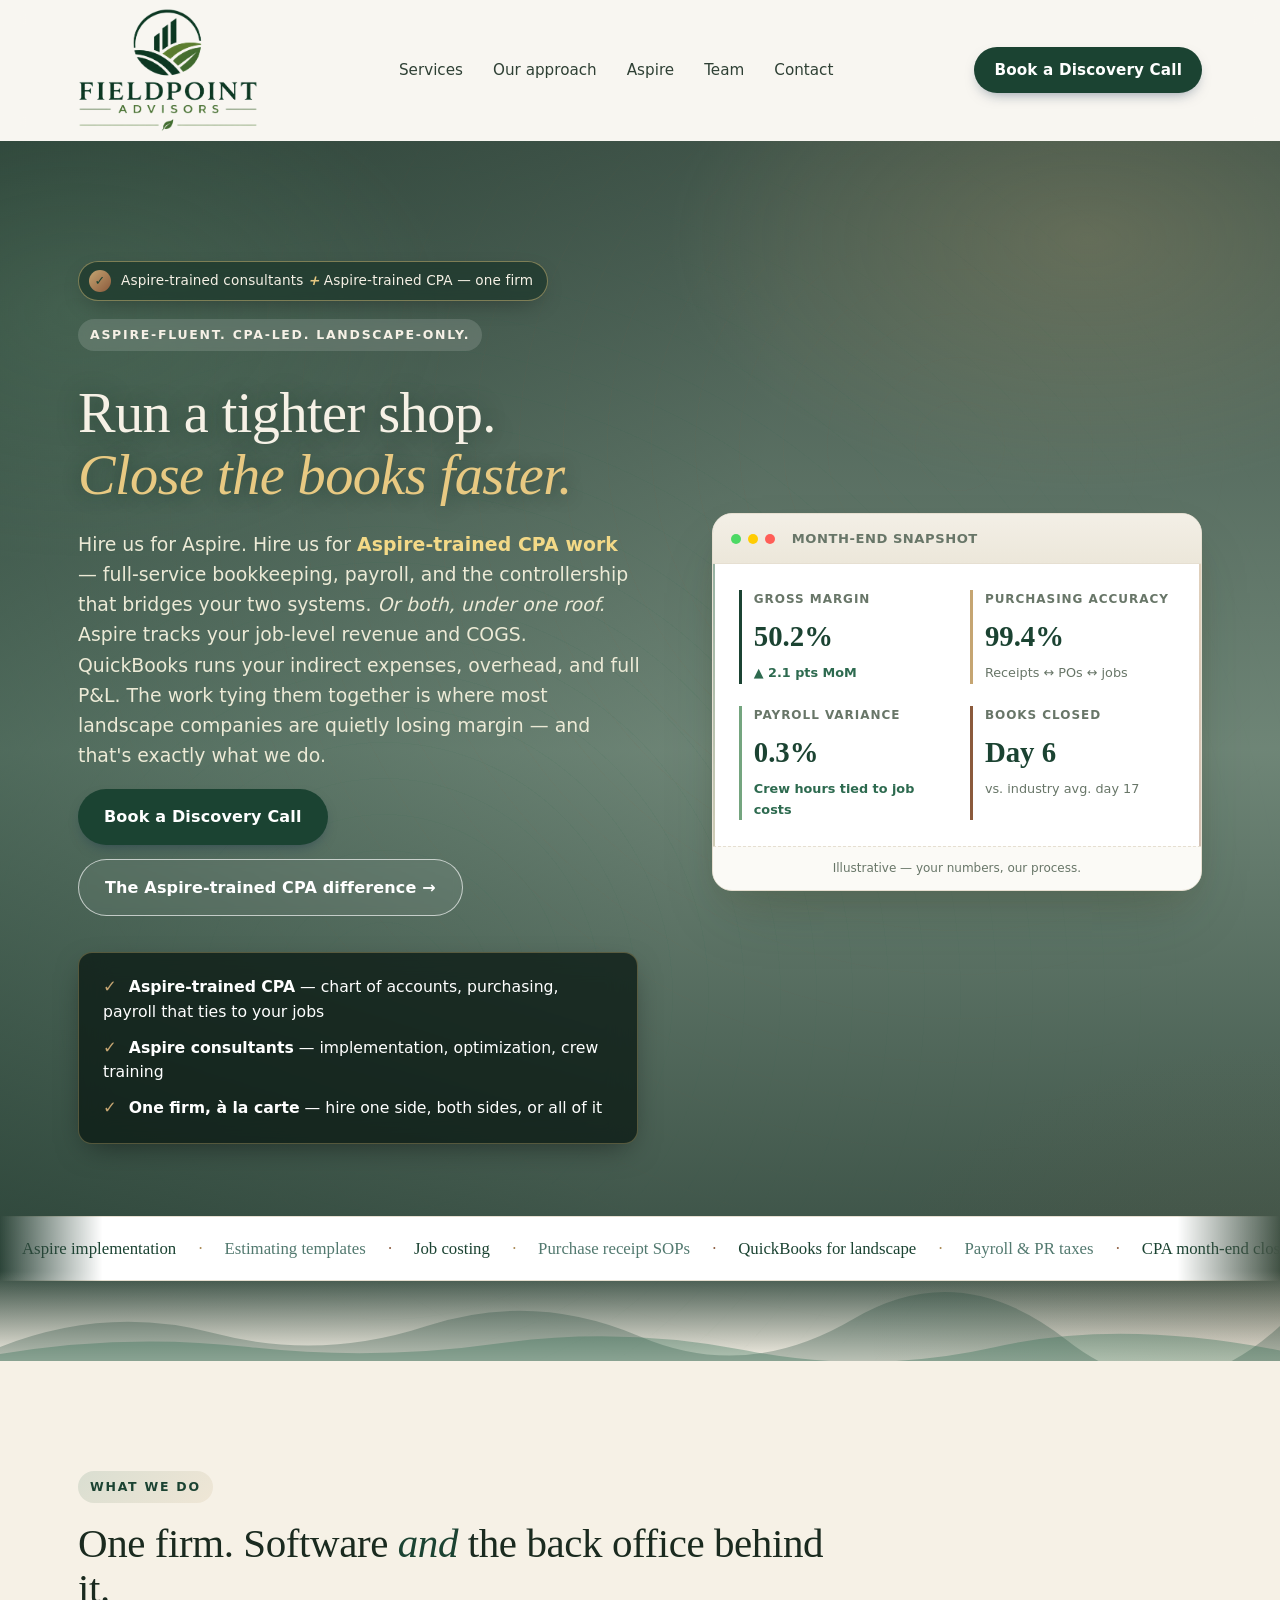
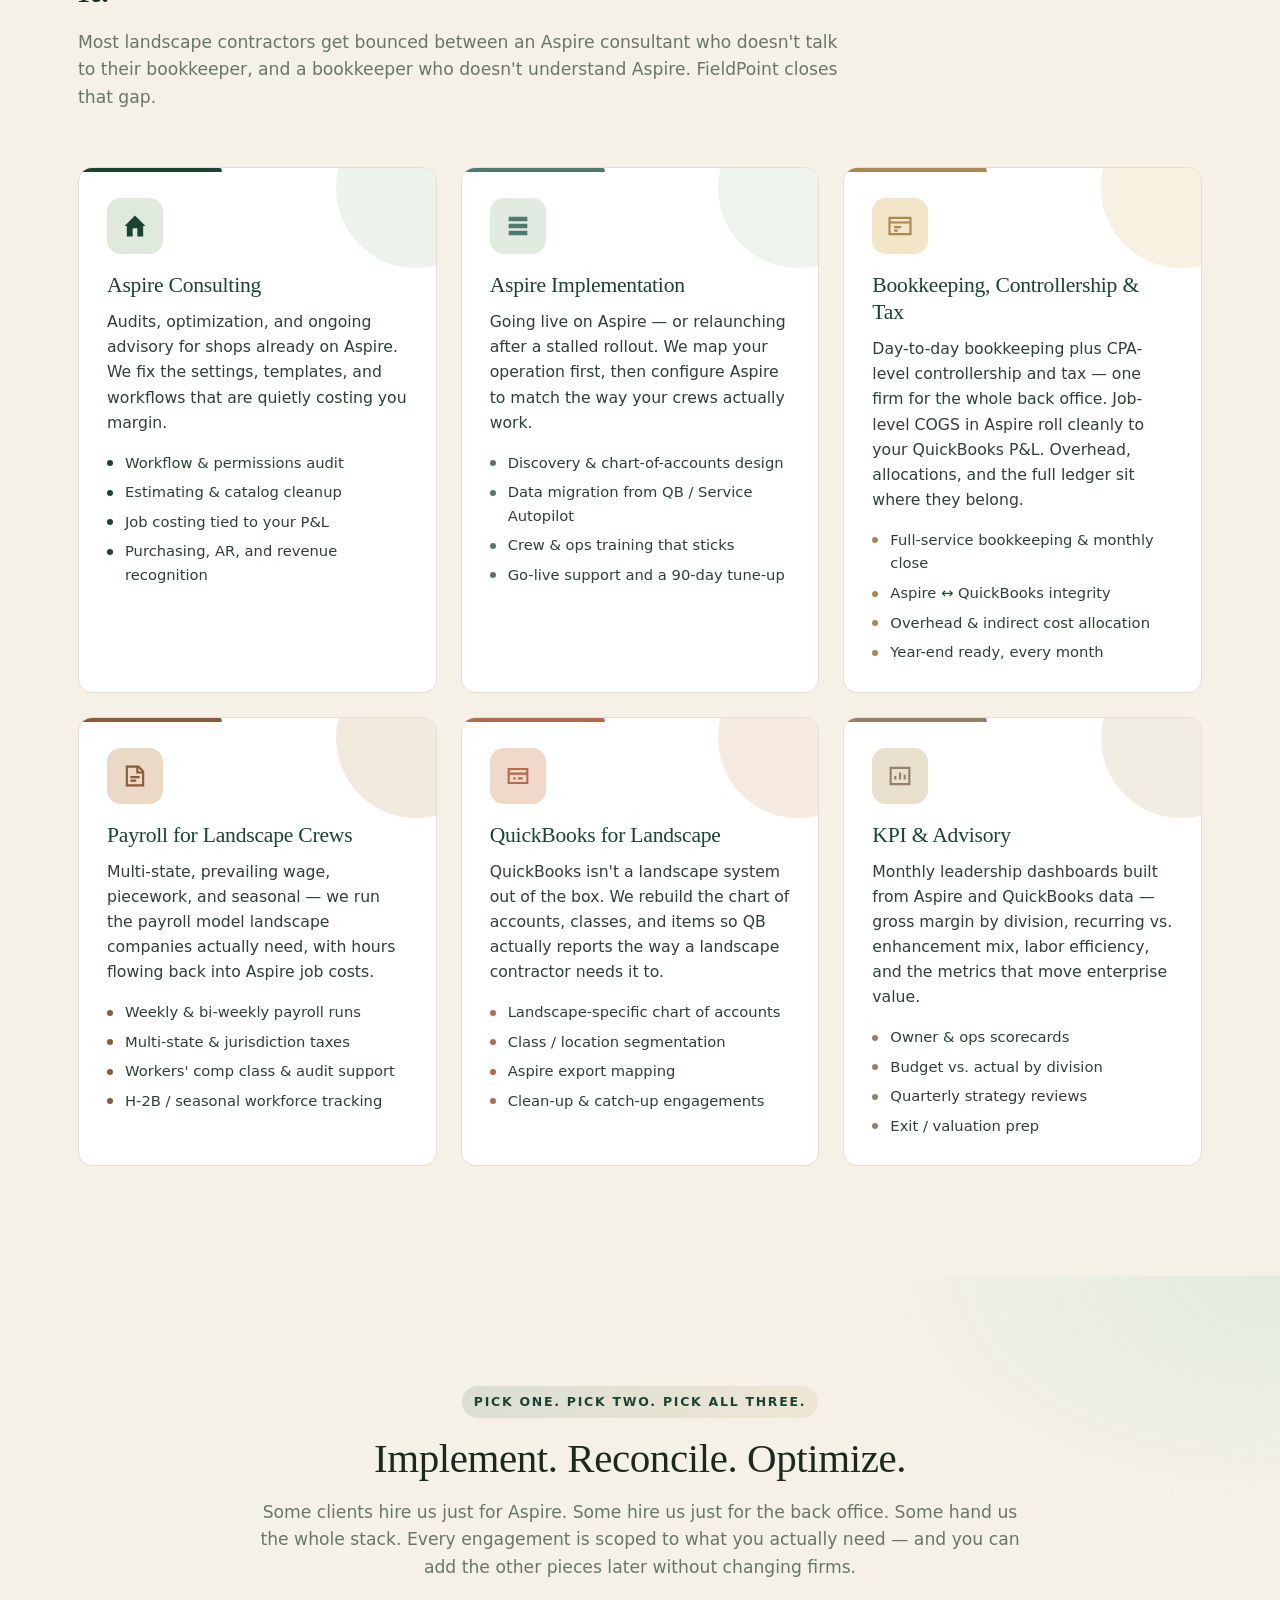
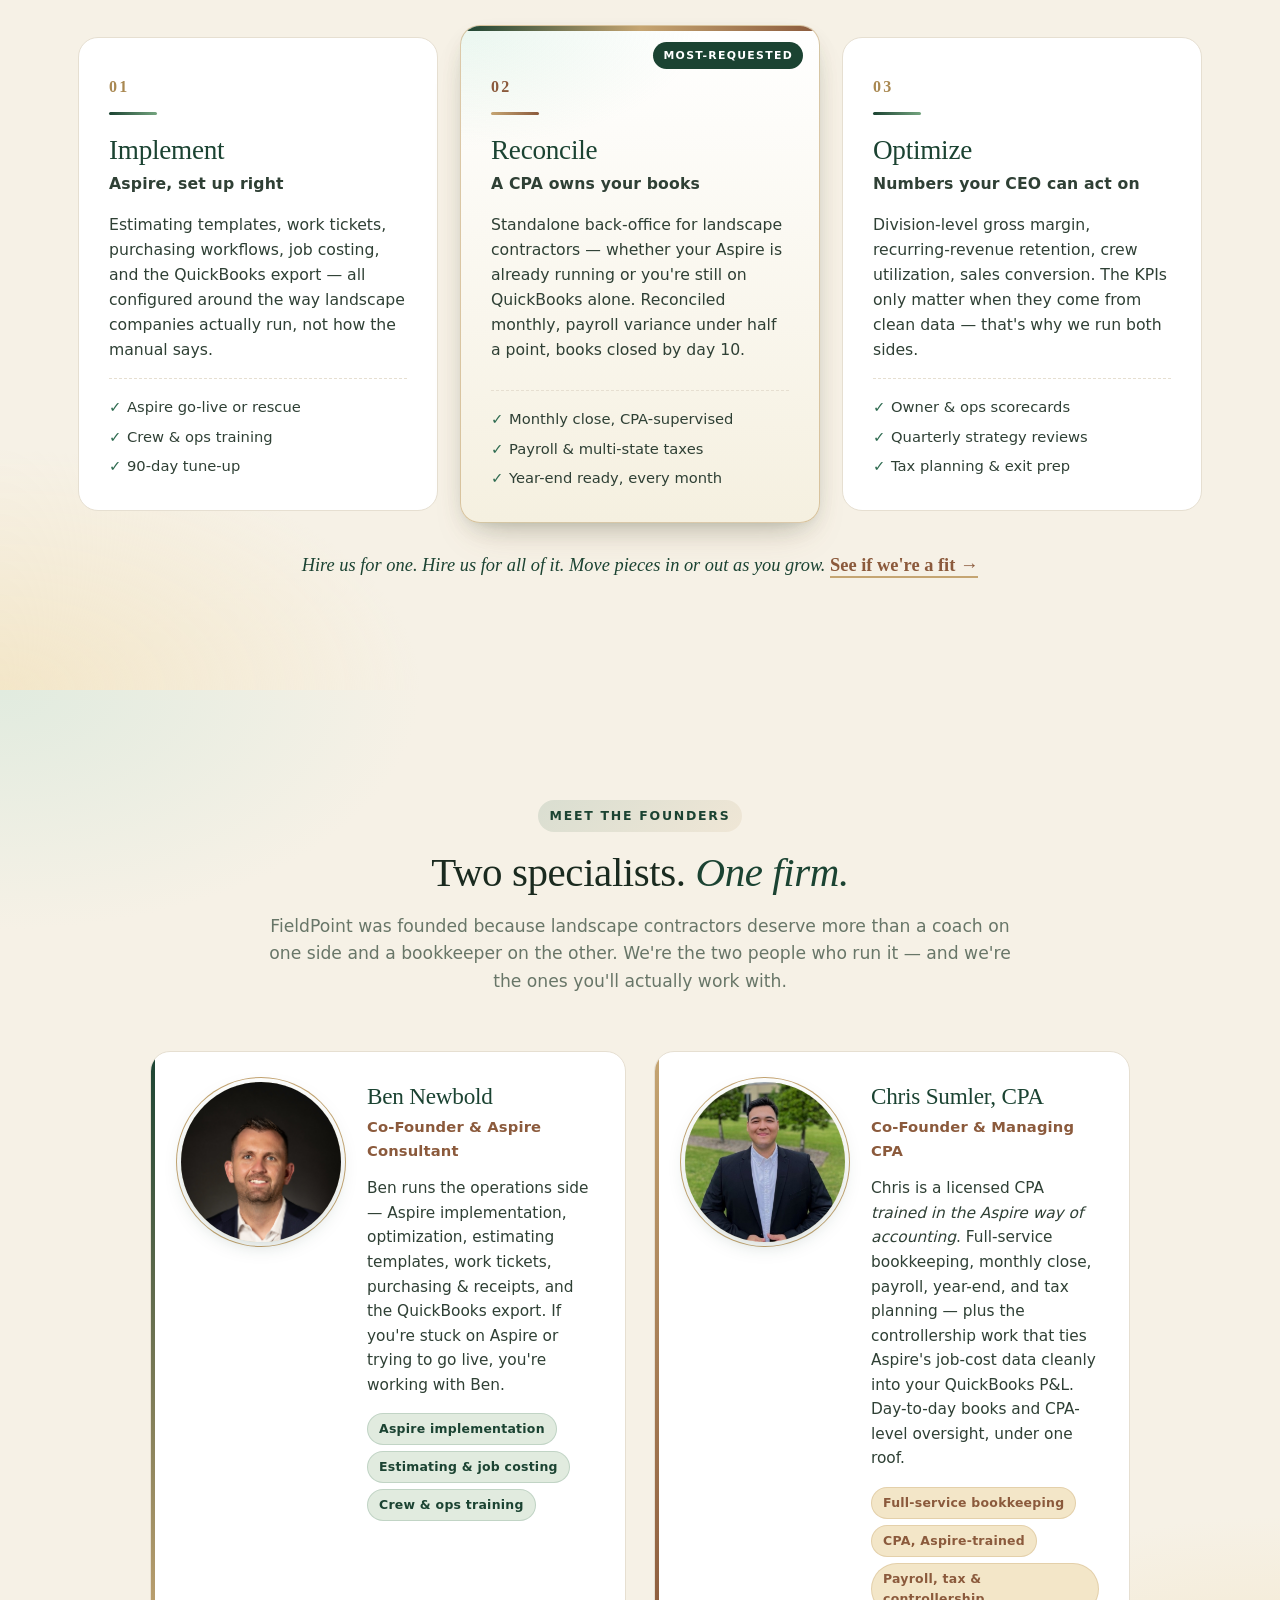
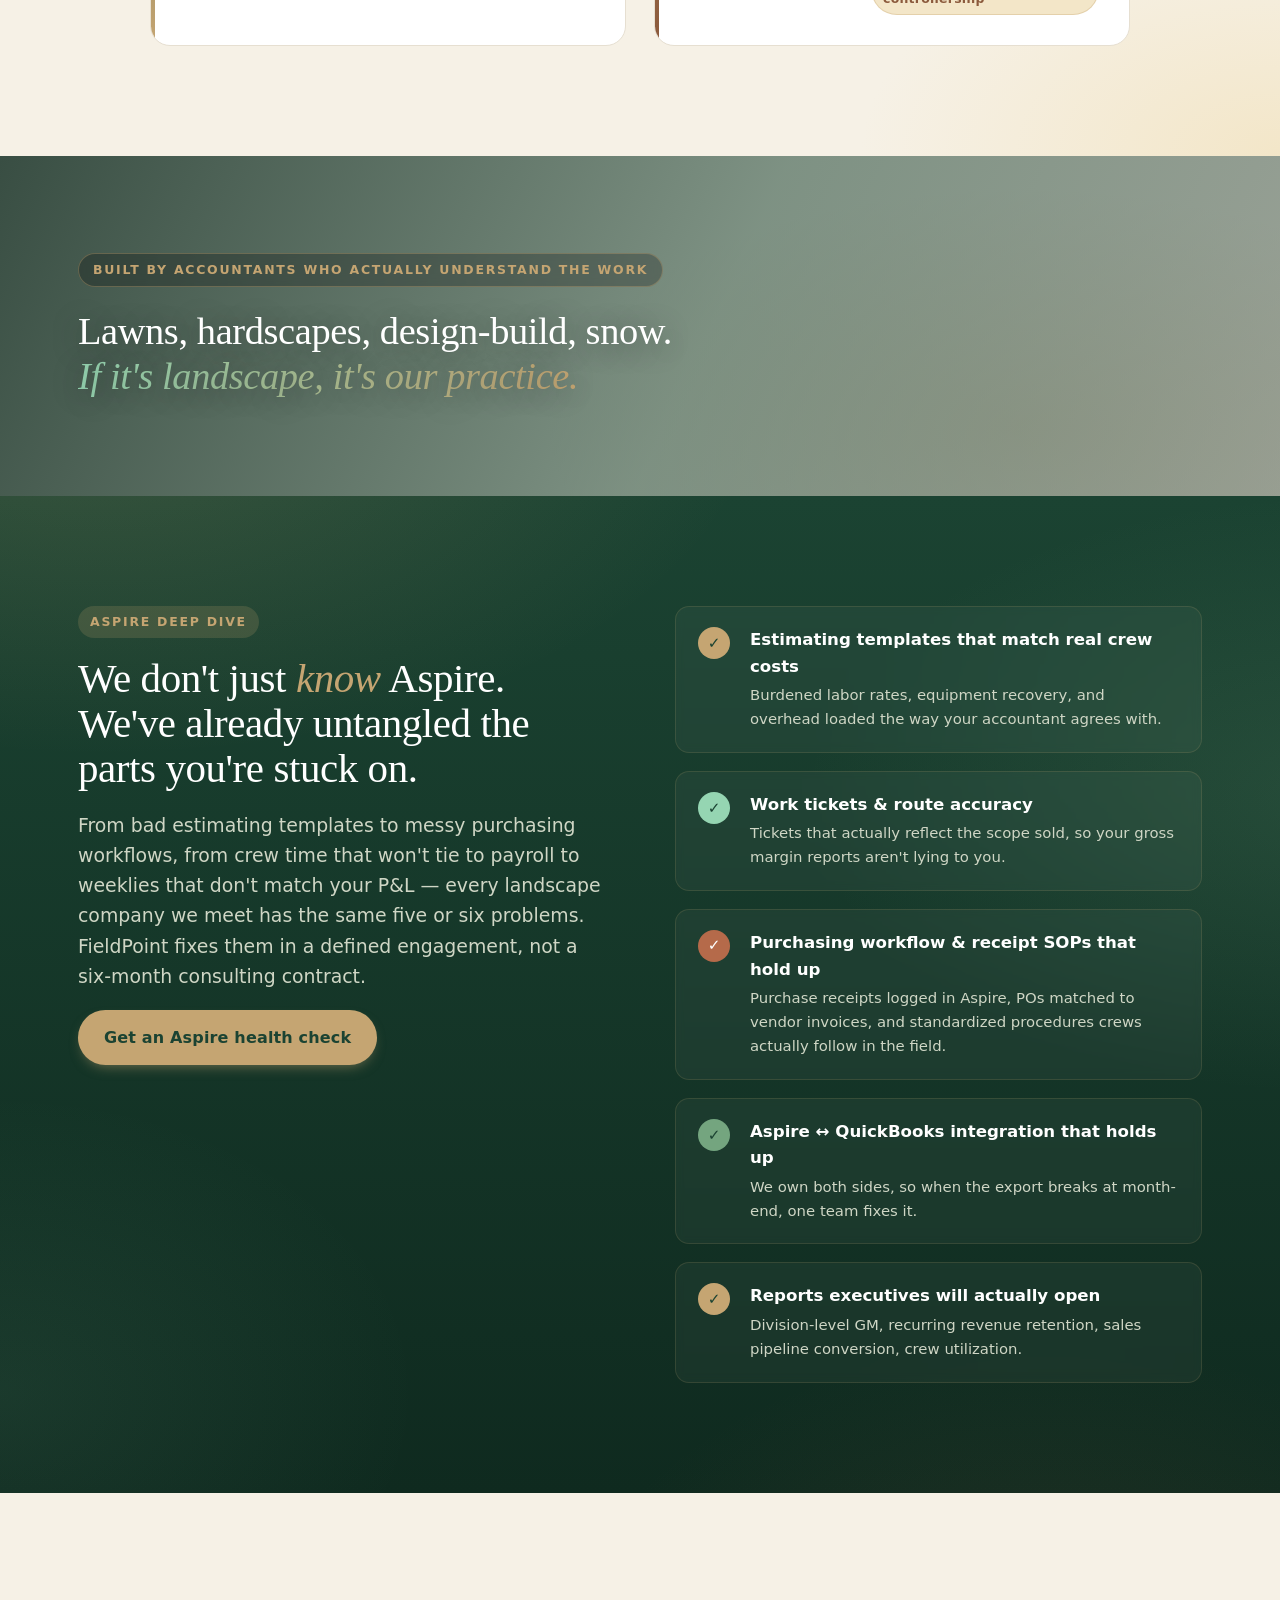
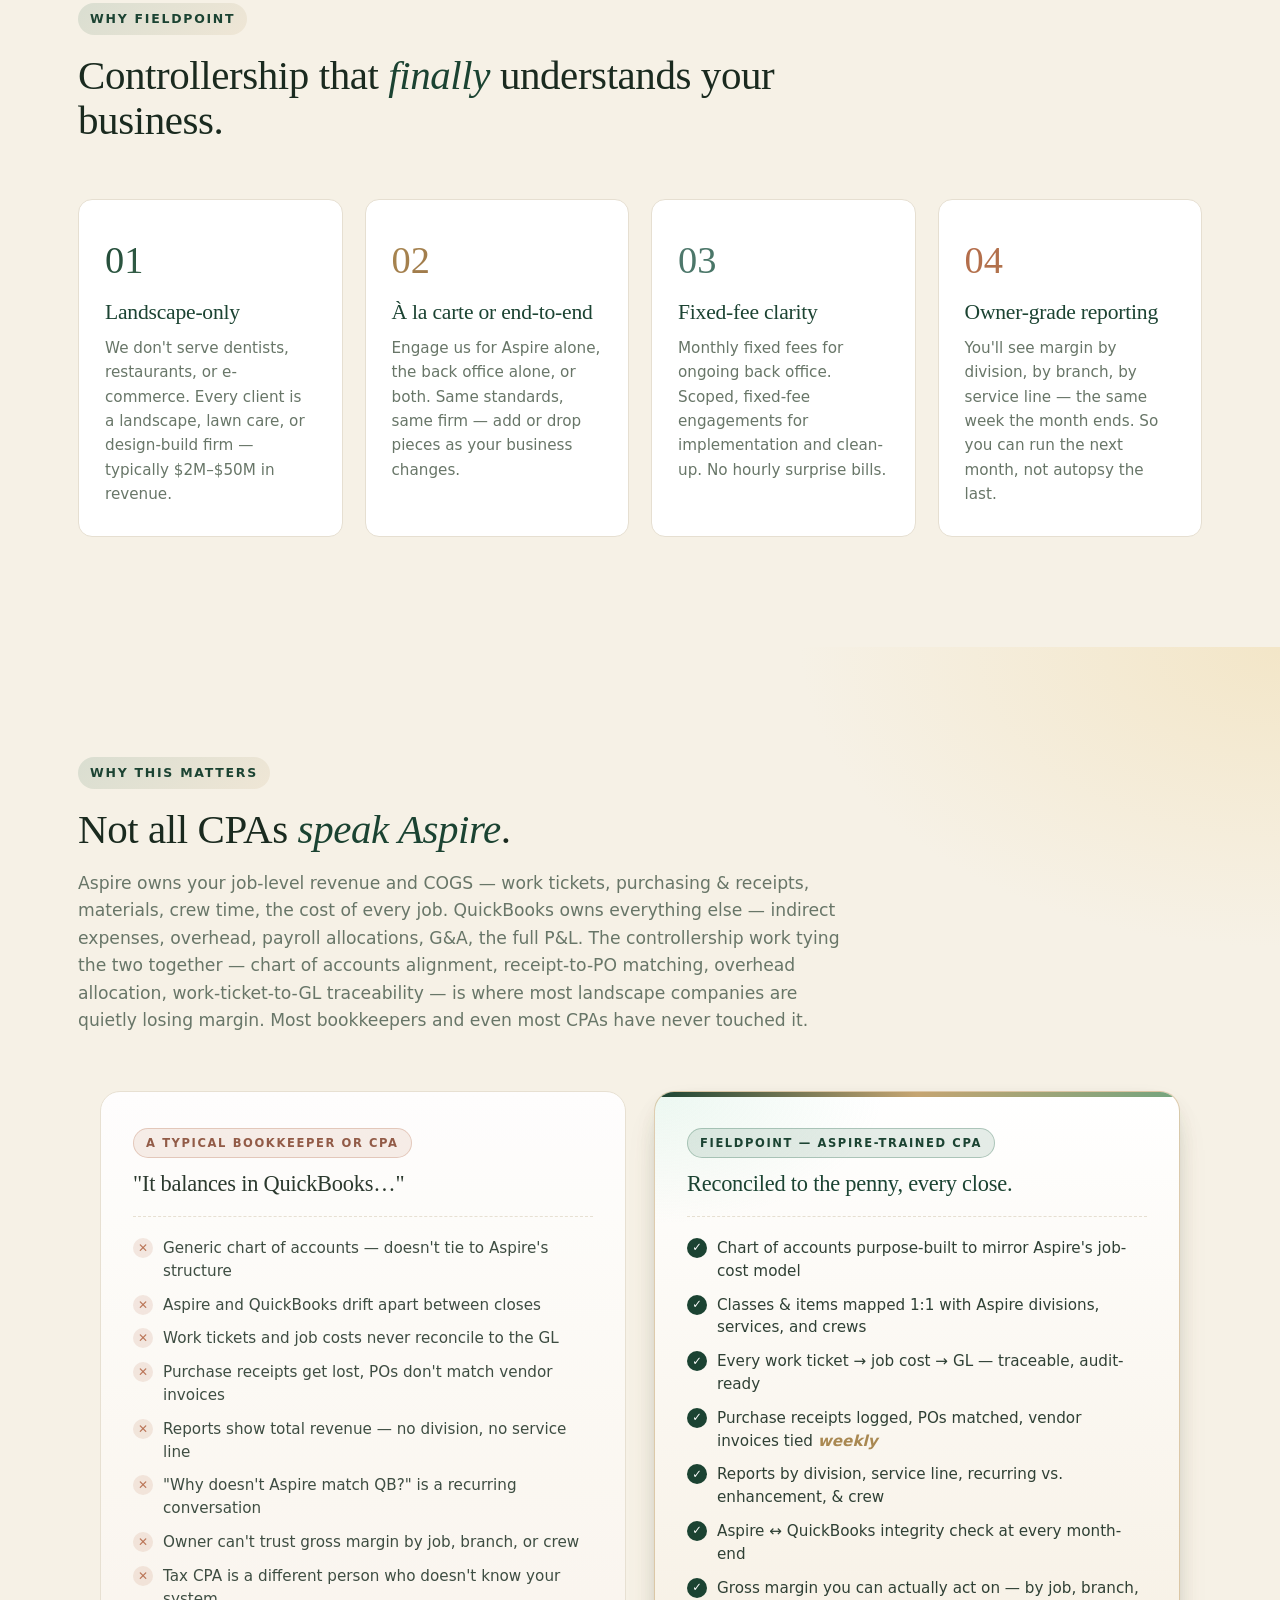
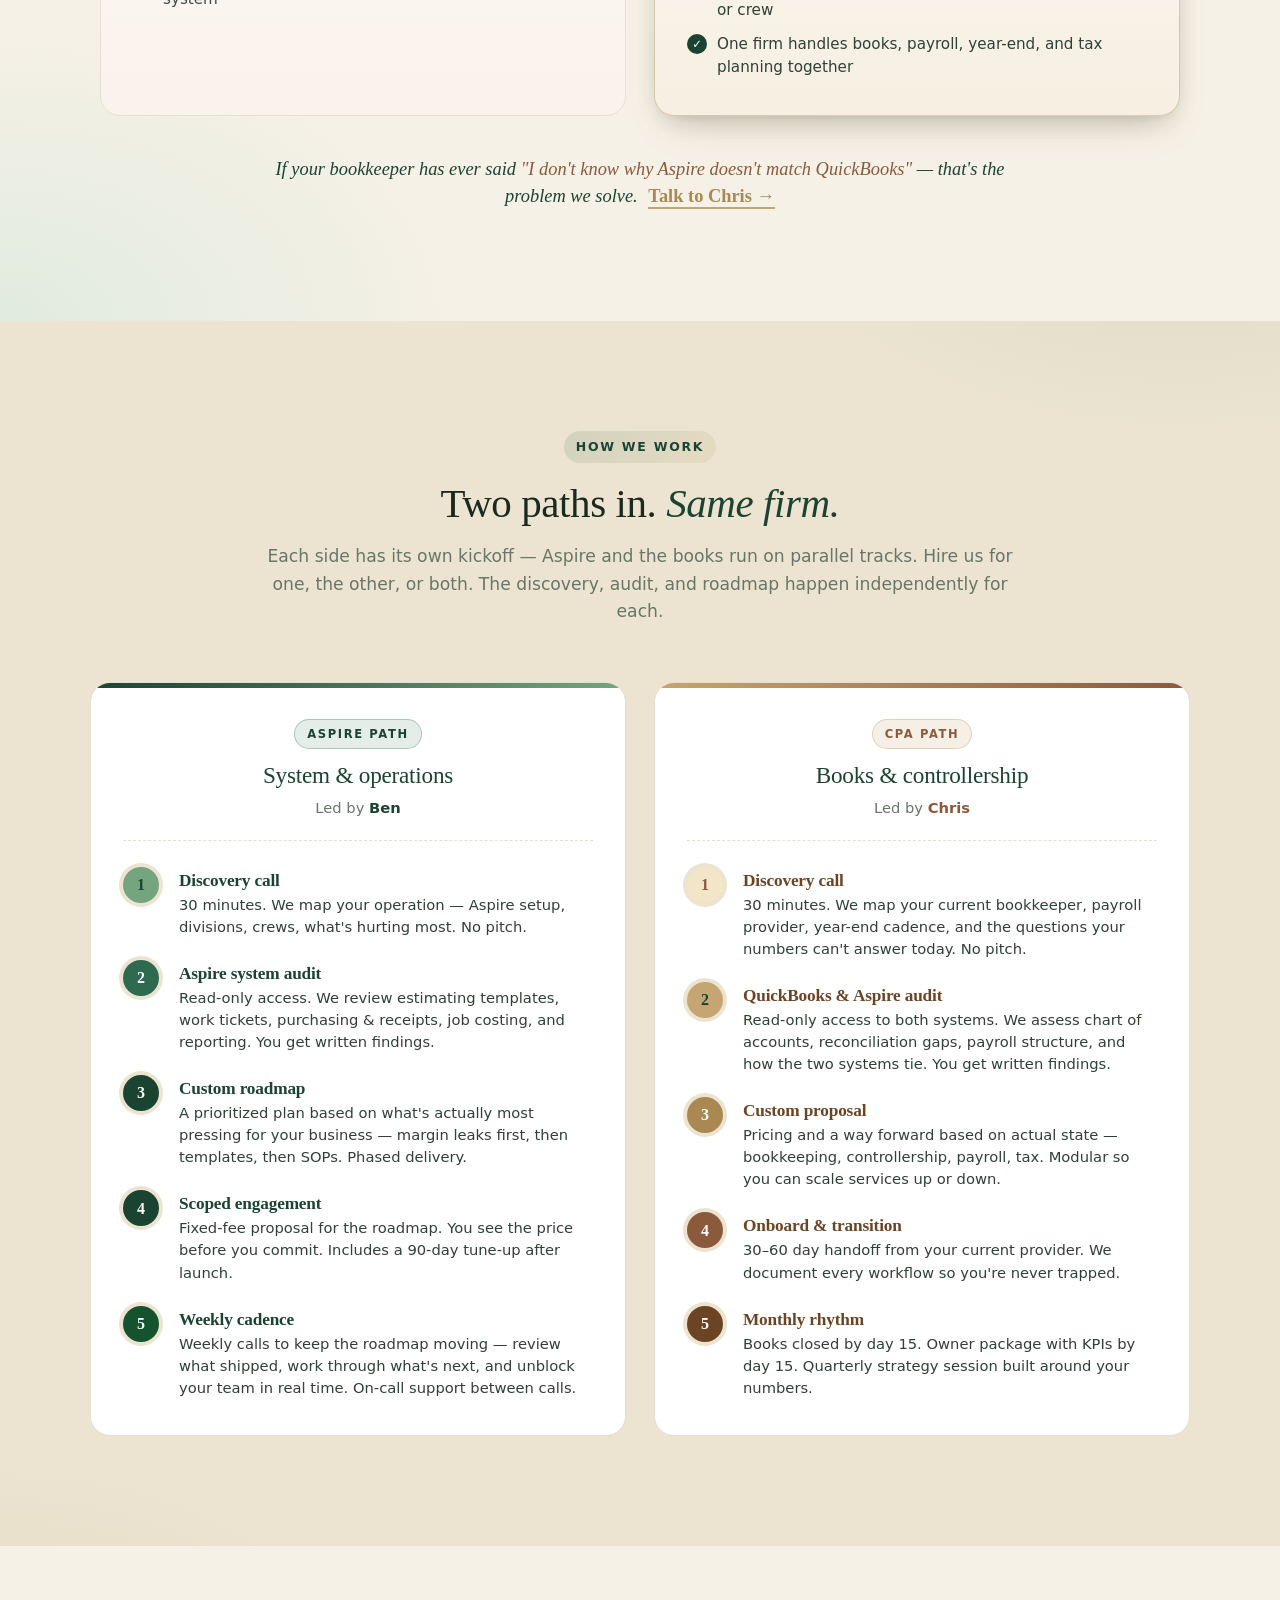
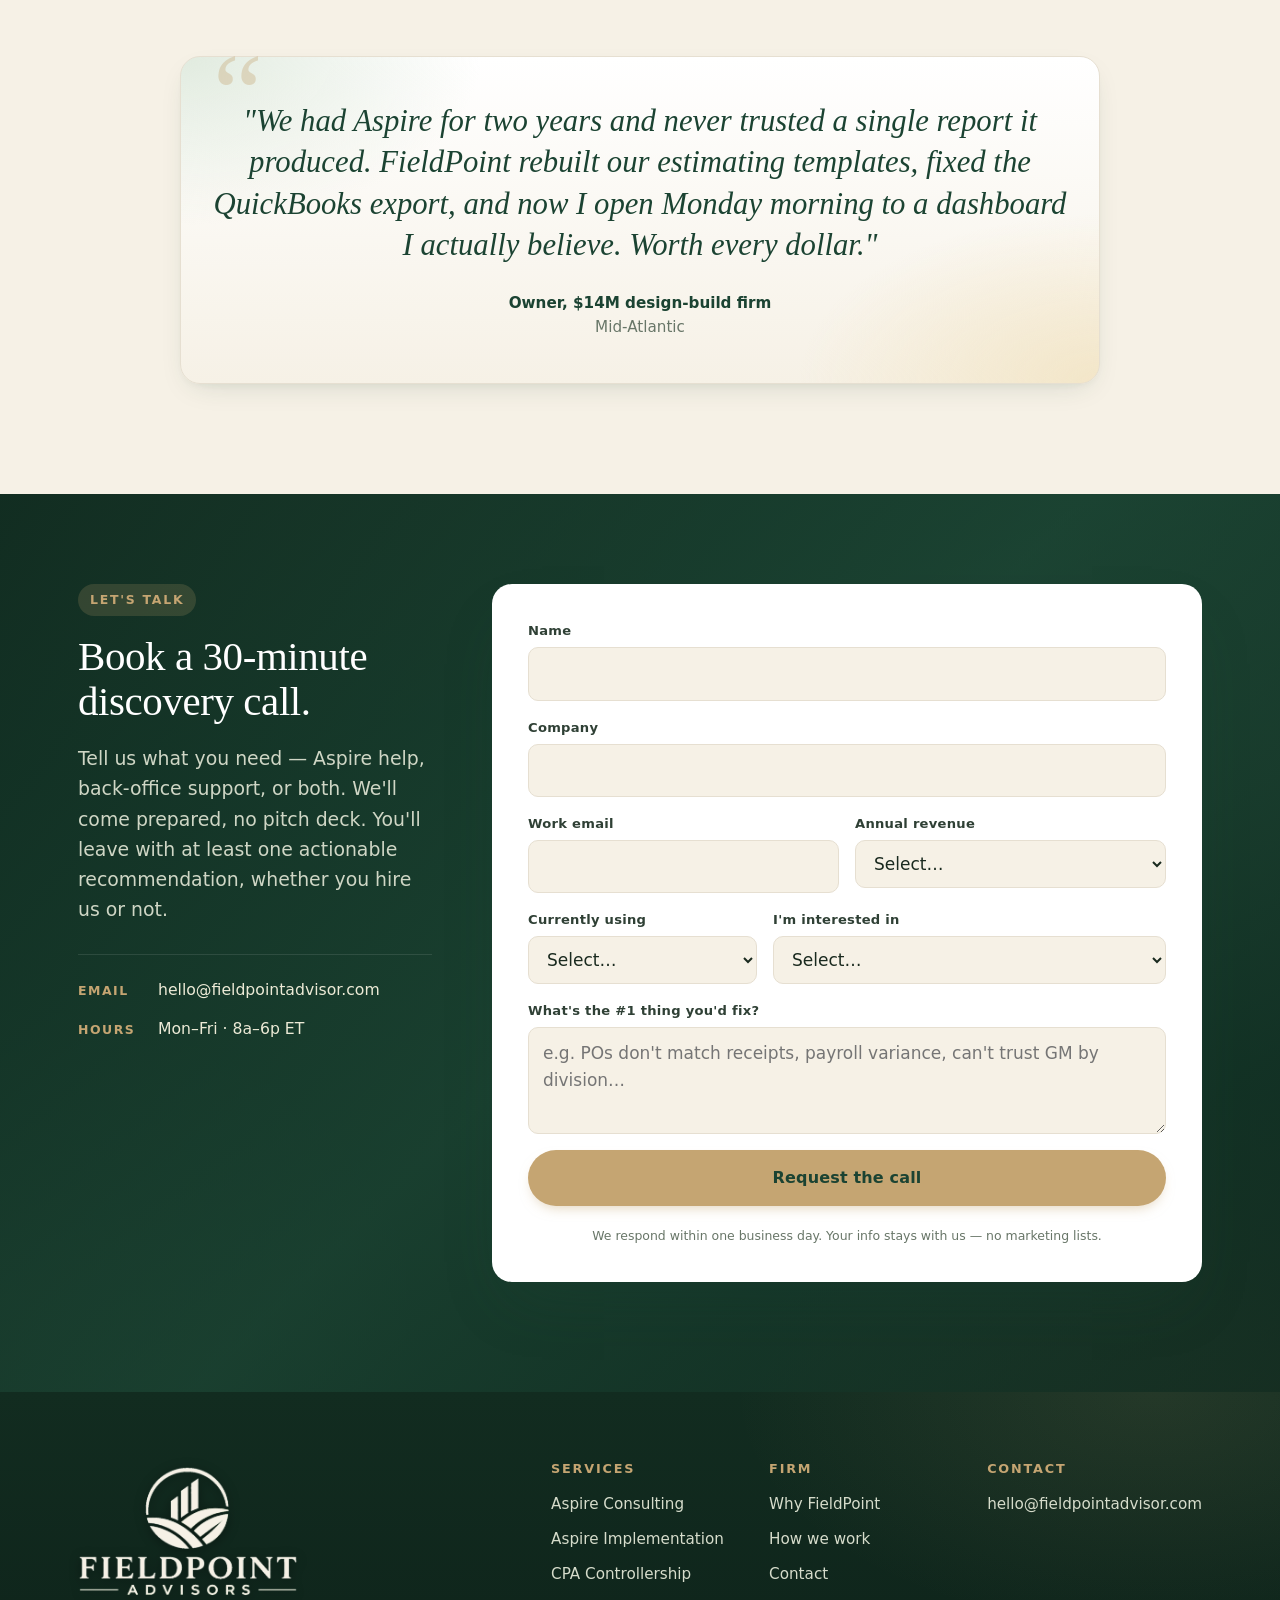
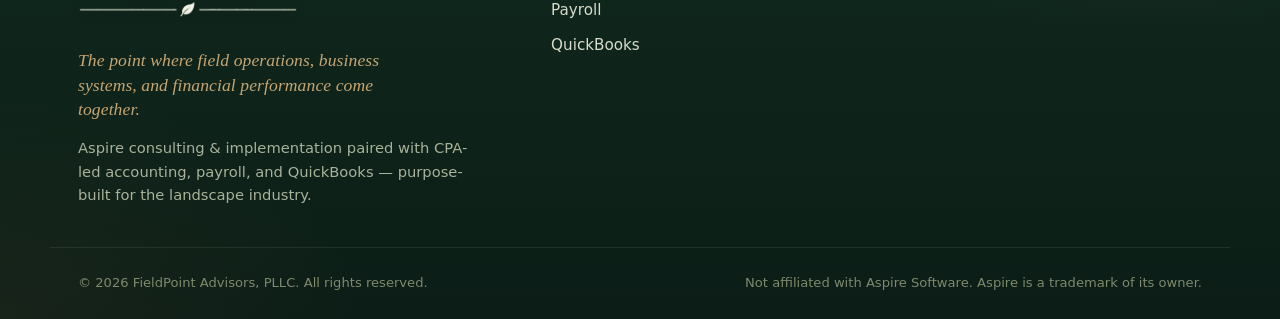
<file: index.html>
<!doctype html>
<html lang="en">
<head>
  <meta charset="utf-8" />
  <meta name="viewport" content="width=device-width, initial-scale=1" />
  <title>FieldPoint Advisors — Aspire Consulting + CPA-Led Controllership for Landscape Contractors</title>
  <meta name="description" content="FieldPoint Advisors helps landscape contractors implement Aspire, master QuickBooks, run payroll, and close the books — all under one roof. CPA-led, Aspire-fluent." />
  <meta name="theme-color" content="#0b2545" />
  <link rel="stylesheet" href="styles.css" />
</head>
<body>
  <a href="#main" class="skip">Skip to content</a>

  <header class="site-header" id="siteHeader">
    <div class="container nav-wrap">
      <a class="brand brand-image" href="#top" aria-label="FieldPoint Advisors home">
        <img src="assets/brand/logo.png" alt="FieldPoint Advisors" class="brand-logo" />
      </a>

      <nav class="primary-nav" aria-label="Primary">
        <ul>
          <li><a href="#services">Services</a></li>
          <li><a href="#pillars">Our approach</a></li>
          <li><a href="#aspire">Aspire</a></li>
          <li><a href="#team">Team</a></li>
          <li><a href="#contact">Contact</a></li>
        </ul>
      </nav>

      <a href="#contact" class="btn btn-primary nav-cta">Book a Discovery Call</a>

      <button class="nav-toggle" id="navToggle" aria-expanded="false" aria-controls="mobileNav" aria-label="Open menu">
        <span></span><span></span><span></span>
      </button>
    </div>

    <div class="mobile-nav" id="mobileNav" hidden>
      <ul>
        <li><a href="#services">Services</a></li>
        <li><a href="#pillars">Our approach</a></li>
        <li><a href="#aspire">Aspire</a></li>
        <li><a href="#why">Why FieldPoint</a></li>
        <li><a href="#team">Team</a></li>
        <li><a href="#process">How we work</a></li>
        <li><a href="#contact">Contact</a></li>
        <li><a href="#contact" class="btn btn-primary btn-block">Book a Discovery Call</a></li>
      </ul>
    </div>
  </header>

  <main id="main">
    <!-- HERO -->
    <section class="hero" id="top">
      <div class="hero-photo" aria-hidden="true"></div>
      <div class="hero-bg" aria-hidden="true"></div>
      <!-- decorative rolling hills along the bottom -->
      <svg class="hero-leaves" viewBox="0 0 1440 200" preserveAspectRatio="none" aria-hidden="true">
        <path d="M0,180 Q120,120 240,160 T480,150 T720,165 T960,140 T1200,170 T1440,150 L1440,200 L0,200 Z" fill="#1b4332" opacity=".28"/>
        <path d="M0,190 Q140,160 280,180 T560,175 T840,185 T1120,180 T1440,185 L1440,200 L0,200 Z" fill="#2d6a4f" opacity=".34"/>
      </svg>
      <div class="container hero-grid">
        <div class="hero-copy reveal">
          <div class="hero-badge">
            <span class="hero-badge-icon" aria-hidden="true">✓</span>
            <span>Aspire-trained consultants <em>+</em> Aspire-trained CPA — one firm</span>
          </div>

          <span class="eyebrow">Aspire-fluent. CPA-led. Landscape-only.</span>
          <h1>
            Run a tighter shop.<br>
            <span class="accent">Close the books faster.</span>
          </h1>
          <p class="lede">
            Hire us for Aspire. Hire us for <strong>Aspire-trained CPA work</strong> —
            full-service bookkeeping, payroll, and the controllership that bridges your
            two systems. <em>Or both, under one roof.</em>
            Aspire tracks your job-level revenue and COGS. QuickBooks runs your indirect
            expenses, overhead, and full P&amp;L. The work tying them together is where
            most landscape companies are quietly losing margin — and that's exactly what we do.
          </p>

          <div class="hero-ctas">
            <a href="#contact" class="btn btn-primary btn-lg">Book a Discovery Call</a>
            <a href="#cpa-aspire" class="btn btn-ghost btn-lg">The Aspire-trained CPA difference →</a>
          </div>

          <ul class="hero-trust">
            <li><strong>Aspire-trained CPA</strong> — chart of accounts, purchasing, payroll that ties to your jobs</li>
            <li><strong>Aspire consultants</strong> — implementation, optimization, crew training</li>
            <li><strong>One firm, à la carte</strong> — hire one side, both sides, or all of it</li>
          </ul>
        </div>

        <aside class="hero-card reveal" aria-label="Snapshot">
          <div class="hero-card-head">
            <span class="dot dot-g"></span><span class="dot dot-y"></span><span class="dot dot-r"></span>
            <span class="hero-card-title">Month-end snapshot</span>
          </div>
          <div class="hero-card-body">
            <div class="kpi">
              <span class="kpi-label">Gross margin</span>
              <span class="kpi-value">50.2%</span>
              <span class="kpi-delta up">▲ 2.1 pts MoM</span>
            </div>
            <div class="kpi">
              <span class="kpi-label">Purchasing accuracy</span>
              <span class="kpi-value">99.4%</span>
              <span class="kpi-delta">Receipts ↔ POs ↔ jobs</span>
            </div>
            <div class="kpi">
              <span class="kpi-label">Payroll variance</span>
              <span class="kpi-value">0.3%</span>
              <span class="kpi-delta up">Crew hours tied to job costs</span>
            </div>
            <div class="kpi">
              <span class="kpi-label">Books closed</span>
              <span class="kpi-value">Day 6</span>
              <span class="kpi-delta">vs. industry avg. day 17</span>
            </div>
          </div>
          <div class="hero-card-foot">Illustrative — your numbers, our process.</div>
        </aside>
      </div>

      <div class="hero-marquee" aria-hidden="true">
        <div class="marquee-track">
          <span>Aspire implementation</span><span>·</span>
          <span>Estimating templates</span><span>·</span>
          <span>Job costing</span><span>·</span>
          <span>Purchase receipt SOPs</span><span>·</span>
          <span>QuickBooks for landscape</span><span>·</span>
          <span>Payroll &amp; PR taxes</span><span>·</span>
          <span>CPA month-end close</span><span>·</span>
          <span>KPI dashboards</span><span>·</span>
          <span>Tax planning</span><span>·</span>
          <span>Aspire implementation</span><span>·</span>
          <span>Estimating templates</span><span>·</span>
          <span>Job costing</span><span>·</span>
          <span>Purchase receipt SOPs</span><span>·</span>
          <span>QuickBooks for landscape</span><span>·</span>
          <span>Payroll &amp; PR taxes</span><span>·</span>
          <span>CPA month-end close</span>
        </div>
      </div>
    </section>

    <!-- SERVICES -->
    <section class="section" id="services">
      <div class="container">
        <header class="section-head reveal">
          <span class="eyebrow">What we do</span>
          <h2>One firm. Software <em>and</em> the back office behind it.</h2>
          <p class="section-sub">
            Most landscape contractors get bounced between an Aspire consultant who
            doesn't talk to their bookkeeper, and a bookkeeper who doesn't understand
            Aspire. FieldPoint closes that gap.
          </p>
        </header>

        <div class="services-grid">
          <article class="service-card reveal">
            <div class="service-icon" aria-hidden="true">
              <svg viewBox="0 0 24 24" width="28" height="28"><path d="M3 12 L12 3 L21 12 L19 12 L19 21 L14 21 L14 14 L10 14 L10 21 L5 21 L5 12 Z" fill="currentColor"/></svg>
            </div>
            <h3>Aspire Consulting</h3>
            <p>
              Audits, optimization, and ongoing advisory for shops already on Aspire.
              We fix the settings, templates, and workflows that are quietly costing
              you margin.
            </p>
            <ul class="service-list">
              <li>Workflow &amp; permissions audit</li>
              <li>Estimating &amp; catalog cleanup</li>
              <li>Job costing tied to your P&amp;L</li>
              <li>Purchasing, AR, and revenue recognition</li>
            </ul>
          </article>

          <article class="service-card reveal">
            <div class="service-icon" aria-hidden="true">
              <svg viewBox="0 0 24 24" width="28" height="28"><path d="M4 4 H20 V8 H4 Z M4 10 H20 V14 H4 Z M4 16 H20 V20 H4 Z" fill="currentColor"/></svg>
            </div>
            <h3>Aspire Implementation</h3>
            <p>
              Going live on Aspire — or relaunching after a stalled rollout. We map
              your operation first, then configure Aspire to match the way your
              crews actually work.
            </p>
            <ul class="service-list">
              <li>Discovery &amp; chart-of-accounts design</li>
              <li>Data migration from QB / Service Autopilot</li>
              <li>Crew &amp; ops training that sticks</li>
              <li>Go-live support and a 90-day tune-up</li>
            </ul>
          </article>

          <article class="service-card reveal">
            <div class="service-icon" aria-hidden="true">
              <svg viewBox="0 0 24 24" width="28" height="28"><path d="M3 5 H21 V19 H3 Z M3 9 H21 M7 13 H13 M7 16 H10" stroke="currentColor" stroke-width="1.8" fill="none"/></svg>
            </div>
            <h3>Bookkeeping, Controllership &amp; Tax</h3>
            <p>
              Day-to-day bookkeeping plus CPA-level controllership and tax — one firm
              for the whole back office. Job-level COGS in Aspire roll cleanly to your
              QuickBooks P&amp;L. Overhead, allocations, and the full ledger sit where
              they belong.
            </p>
            <ul class="service-list">
              <li>Full-service bookkeeping &amp; monthly close</li>
              <li>Aspire ↔ QuickBooks integrity</li>
              <li>Overhead &amp; indirect cost allocation</li>
              <li>Year-end ready, every month</li>
            </ul>
          </article>

          <article class="service-card reveal">
            <div class="service-icon" aria-hidden="true">
              <svg viewBox="0 0 24 24" width="28" height="28"><path d="M5 4 H15 L19 8 V20 H5 Z M14 4 V9 H19 M8 13 H16 M8 16 H13" stroke="currentColor" stroke-width="1.8" fill="none"/></svg>
            </div>
            <h3>Payroll for Landscape Crews</h3>
            <p>
              Multi-state, prevailing wage, piecework, and seasonal — we run the
              payroll model landscape companies actually need, with hours flowing
              back into Aspire job costs.
            </p>
            <ul class="service-list">
              <li>Weekly &amp; bi-weekly payroll runs</li>
              <li>Multi-state &amp; jurisdiction taxes</li>
              <li>Workers' comp class &amp; audit support</li>
              <li>H-2B / seasonal workforce tracking</li>
            </ul>
          </article>

          <article class="service-card reveal">
            <div class="service-icon" aria-hidden="true">
              <svg viewBox="0 0 24 24" width="28" height="28"><path d="M4 6 H20 V18 H4 Z M4 10 H20 M8 14 H10 M12 14 H16" stroke="currentColor" stroke-width="1.8" fill="none"/></svg>
            </div>
            <h3>QuickBooks for Landscape</h3>
            <p>
              QuickBooks isn't a landscape system out of the box. We rebuild the
              chart of accounts, classes, and items so QB actually reports the way
              a landscape contractor needs it to.
            </p>
            <ul class="service-list">
              <li>Landscape-specific chart of accounts</li>
              <li>Class / location segmentation</li>
              <li>Aspire export mapping</li>
              <li>Clean-up &amp; catch-up engagements</li>
            </ul>
          </article>

          <article class="service-card reveal">
            <div class="service-icon" aria-hidden="true">
              <svg viewBox="0 0 24 24" width="28" height="28"><path d="M4 19 L4 5 L20 5 L20 19 Z M8 15 V12 M12 15 V9 M16 15 V11" stroke="currentColor" stroke-width="1.8" fill="none"/></svg>
            </div>
            <h3>KPI &amp; Advisory</h3>
            <p>
              Monthly leadership dashboards built from Aspire and QuickBooks data —
              gross margin by division, recurring vs. enhancement mix, labor
              efficiency, and the metrics that move enterprise value.
            </p>
            <ul class="service-list">
              <li>Owner &amp; ops scorecards</li>
              <li>Budget vs. actual by division</li>
              <li>Quarterly strategy reviews</li>
              <li>Exit / valuation prep</li>
            </ul>
          </article>
        </div>
      </div>
    </section>

    <!-- THREE PILLARS -->
    <section class="section pillars-section" id="pillars">
      <div class="container">
        <header class="section-head reveal" style="text-align:center; margin-left:auto; margin-right:auto;">
          <span class="eyebrow">Pick one. Pick two. Pick all three.</span>
          <h2>Implement. Reconcile. Optimize.</h2>
          <p class="section-sub">
            Some clients hire us just for Aspire. Some hire us just for the back office.
            Some hand us the whole stack. Every engagement is scoped to what you actually
            need — and you can add the other pieces later without changing firms.
          </p>
        </header>

        <div class="pillars-grid">
          <article class="pillar reveal">
            <div class="pillar-num">01</div>
            <div class="pillar-line"></div>
            <h3>Implement</h3>
            <p class="pillar-tag">Aspire, set up right</p>
            <p>
              Estimating templates, work tickets, purchasing workflows, job costing,
              and the QuickBooks export — all configured around the way landscape
              companies actually run, not how the manual says.
            </p>
            <ul>
              <li>Aspire go-live or rescue</li>
              <li>Crew &amp; ops training</li>
              <li>90-day tune-up</li>
            </ul>
          </article>

          <article class="pillar pillar-featured reveal">
            <div class="pillar-num">02</div>
            <div class="pillar-line"></div>
            <span class="pillar-badge">Most-requested</span>
            <h3>Reconcile</h3>
            <p class="pillar-tag">A CPA owns your books</p>
            <p>
              Standalone back-office for landscape contractors — whether your Aspire
              is already running or you're still on QuickBooks alone. Reconciled
              monthly, payroll variance under half a point, books closed by day 10.
            </p>
            <ul>
              <li>Monthly close, CPA-supervised</li>
              <li>Payroll &amp; multi-state taxes</li>
              <li>Year-end ready, every month</li>
            </ul>
          </article>

          <article class="pillar reveal">
            <div class="pillar-num">03</div>
            <div class="pillar-line"></div>
            <h3>Optimize</h3>
            <p class="pillar-tag">Numbers your CEO can act on</p>
            <p>
              Division-level gross margin, recurring-revenue retention, crew
              utilization, sales conversion. The KPIs only matter when they come
              from clean data — that's why we run both sides.
            </p>
            <ul>
              <li>Owner &amp; ops scorecards</li>
              <li>Quarterly strategy reviews</li>
              <li>Tax planning &amp; exit prep</li>
            </ul>
          </article>
        </div>

        <p class="pillars-foot reveal">
          Hire us for one. Hire us for all of it. Move pieces in or out as you grow.
          <a href="#contact">See if we're a fit →</a>
        </p>
      </div>
    </section>

    <!-- TEAM -->
    <section class="section team-section" id="team">
      <div class="container">
        <header class="section-head reveal" style="text-align:center; margin-left:auto; margin-right:auto;">
          <span class="eyebrow">Meet the founders</span>
          <h2>Two specialists. <em>One firm.</em></h2>
          <p class="section-sub">
            FieldPoint was founded because landscape contractors deserve more than a coach
            on one side and a bookkeeper on the other. We're the two people who run
            it — and we're the ones you'll actually work with.
          </p>
        </header>

        <div class="team-grid">
          <article class="team-card reveal">
            <div class="team-photo">
              <img src="assets/team/ben.jpg" alt="Ben Newbold, Aspire Consultant"
                   onerror="this.style.display='none'; this.nextElementSibling.style.display='flex';" />
              <div class="team-photo-fallback" aria-hidden="true">BN</div>
            </div>
            <div class="team-body">
              <h3>Ben Newbold</h3>
              <p class="team-title">Co-Founder &amp; Aspire Consultant</p>
              <p class="team-bio">
                Ben runs the operations side — Aspire implementation, optimization,
                estimating templates, work tickets, purchasing &amp; receipts, and the QuickBooks export.
                If you're stuck on Aspire or trying to go live, you're working
                with Ben.
              </p>
              <ul class="team-tags">
                <li>Aspire implementation</li>
                <li>Estimating &amp; job costing</li>
                <li>Crew &amp; ops training</li>
              </ul>
            </div>
          </article>

          <article class="team-card reveal">
            <div class="team-photo">
              <img src="assets/team/chris.png" alt="Chris Sumler, CPA"
                   onerror="this.style.display='none'; this.nextElementSibling.style.display='flex';" />
              <div class="team-photo-fallback" aria-hidden="true">CS</div>
            </div>
            <div class="team-body">
              <h3>Chris Sumler, CPA</h3>
              <p class="team-title">Co-Founder &amp; Managing CPA</p>
              <p class="team-bio">
                Chris is a licensed CPA <em>trained in the Aspire way of accounting</em>.
                Full-service bookkeeping, monthly close, payroll, year-end, and tax
                planning — plus the controllership work that ties Aspire's job-cost data
                cleanly into your QuickBooks P&amp;L. Day-to-day books and CPA-level
                oversight, under one roof.
              </p>
              <ul class="team-tags">
                <li>Full-service bookkeeping</li>
                <li>CPA, Aspire-trained</li>
                <li>Payroll, tax &amp; controllership</li>
              </ul>
            </div>
          </article>
        </div>
      </div>
    </section>

    <!-- BANNER STRIP -->
    <section class="banner-strip" aria-label="Landscape industry banner">
      <div class="banner-overlay"></div>
      <div class="container banner-content">
        <span class="banner-eyebrow">Built by accountants who actually understand the work</span>
        <h2 class="banner-headline">
          Lawns, hardscapes, design-build, snow.<br>
          <em>If it's landscape, it's our practice.</em>
        </h2>
      </div>
    </section>

    <!-- ASPIRE SPECIALIST -->
    <section class="section section-dark" id="aspire">
      <div class="container aspire-grid">
        <div class="reveal">
          <span class="eyebrow eyebrow-light">Aspire deep dive</span>
          <h2 class="h-light">
            We don't just <em>know</em> Aspire.<br>
            We've already untangled the parts you're stuck on.
          </h2>
          <p class="lede lede-light">
            From bad estimating templates to messy purchasing workflows, from crew time that won't tie
            to payroll to weeklies that don't match your P&amp;L — every landscape
            company we meet has the same five or six problems. FieldPoint fixes them in a
            defined engagement, not a six-month consulting contract.
          </p>

          <div class="aspire-cta">
            <a href="#contact" class="btn btn-gold btn-lg">Get an Aspire health check</a>
          </div>
        </div>

        <ul class="aspire-checks reveal" aria-label="What we tune in Aspire">
          <li>
            <span class="check" aria-hidden="true">✓</span>
            <div>
              <strong>Estimating templates that match real crew costs</strong>
              <p>Burdened labor rates, equipment recovery, and overhead loaded the way your accountant agrees with.</p>
            </div>
          </li>
          <li>
            <span class="check" aria-hidden="true">✓</span>
            <div>
              <strong>Work tickets &amp; route accuracy</strong>
              <p>Tickets that actually reflect the scope sold, so your gross margin reports aren't lying to you.</p>
            </div>
          </li>
          <li>
            <span class="check" aria-hidden="true">✓</span>
            <div>
              <strong>Purchasing workflow &amp; receipt SOPs that hold up</strong>
              <p>Purchase receipts logged in Aspire, POs matched to vendor invoices, and standardized procedures crews actually follow in the field.</p>
            </div>
          </li>
          <li>
            <span class="check" aria-hidden="true">✓</span>
            <div>
              <strong>Aspire ↔ QuickBooks integration that holds up</strong>
              <p>We own both sides, so when the export breaks at month-end, one team fixes it.</p>
            </div>
          </li>
          <li>
            <span class="check" aria-hidden="true">✓</span>
            <div>
              <strong>Reports executives will actually open</strong>
              <p>Division-level GM, recurring revenue retention, sales pipeline conversion, crew utilization.</p>
            </div>
          </li>
        </ul>
      </div>
    </section>

    <!-- WHY FIELDPOINT -->
    <section class="section" id="why">
      <div class="container">
        <header class="section-head reveal">
          <span class="eyebrow">Why FieldPoint</span>
          <h2>Controllership that <em>finally</em> understands your business.</h2>
        </header>

        <div class="why-grid">
          <div class="why-card reveal">
            <span class="why-num">01</span>
            <h3>Landscape-only</h3>
            <p>
              We don't serve dentists, restaurants, or e-commerce. Every client is a
              landscape, lawn care, or design-build firm — typically $2M–$50M in
              revenue.
            </p>
          </div>
          <div class="why-card reveal">
            <span class="why-num">02</span>
            <h3>À la carte or end-to-end</h3>
            <p>
              Engage us for Aspire alone, the back office alone, or both. Same
              standards, same firm — add or drop pieces as your business changes.
            </p>
          </div>
          <div class="why-card reveal">
            <span class="why-num">03</span>
            <h3>Fixed-fee clarity</h3>
            <p>
              Monthly fixed fees for ongoing back office. Scoped, fixed-fee
              engagements for implementation and clean-up. No hourly surprise bills.
            </p>
          </div>
          <div class="why-card reveal">
            <span class="why-num">04</span>
            <h3>Owner-grade reporting</h3>
            <p>
              You'll see margin by division, by branch, by service line — the same
              week the month ends. So you can run the next month, not autopsy the last.
            </p>
          </div>
        </div>
      </div>
    </section>

    <!-- ASPIRE-TRAINED CPA -->
    <section class="section cpa-section" id="cpa-aspire">
      <div class="container">
        <header class="section-head reveal" style="max-width:780px;">
          <span class="eyebrow">Why this matters</span>
          <h2>Not all CPAs <em>speak Aspire</em>.</h2>
          <p class="section-sub">
            Aspire owns your job-level revenue and COGS — work tickets, purchasing
            &amp; receipts, materials, crew time, the cost of every job. QuickBooks owns
            everything else — indirect expenses, overhead, payroll allocations, G&amp;A,
            the full P&amp;L. The controllership work tying the two together — chart of
            accounts alignment, receipt-to-PO matching, overhead allocation,
            work-ticket-to-GL traceability — is where most landscape companies are
            quietly losing margin. Most bookkeepers and even most CPAs have never
            touched it.
          </p>
        </header>

        <div class="cpa-compare reveal">
          <div class="cpa-col cpa-col-bad">
            <header>
              <span class="cpa-tag cpa-tag-bad">A typical bookkeeper or CPA</span>
              <h3>"It balances in QuickBooks…"</h3>
            </header>
            <ul>
              <li>Generic chart of accounts — doesn't tie to Aspire's structure</li>
              <li>Aspire and QuickBooks drift apart between closes</li>
              <li>Work tickets and job costs never reconcile to the GL</li>
              <li>Purchase receipts get lost, POs don't match vendor invoices</li>
              <li>Reports show total revenue — no division, no service line</li>
              <li>"Why doesn't Aspire match QB?" is a recurring conversation</li>
              <li>Owner can't trust gross margin by job, branch, or crew</li>
              <li>Tax CPA is a different person who doesn't know your system</li>
            </ul>
          </div>

          <div class="cpa-col cpa-col-good">
            <header>
              <span class="cpa-tag cpa-tag-good">FieldPoint — Aspire-trained CPA</span>
              <h3>Reconciled to the penny, every close.</h3>
            </header>
            <ul>
              <li>Chart of accounts purpose-built to mirror Aspire's job-cost model</li>
              <li>Classes &amp; items mapped 1:1 with Aspire divisions, services, and crews</li>
              <li>Every work ticket → job cost → GL — traceable, audit-ready</li>
              <li>Purchase receipts logged, POs matched, vendor invoices tied <em>weekly</em></li>
              <li>Reports by division, service line, recurring vs. enhancement, &amp; crew</li>
              <li>Aspire ↔ QuickBooks integrity check at every month-end</li>
              <li>Gross margin you can actually act on — by job, branch, or crew</li>
              <li>One firm handles books, payroll, year-end, and tax planning together</li>
            </ul>
          </div>
        </div>

        <p class="cpa-foot reveal">
          If your bookkeeper has ever said <em>"I don't know why Aspire doesn't match
          QuickBooks"</em> — that's the problem we solve.
          <a href="#contact">Talk to Chris →</a>
        </p>
      </div>
    </section>

    <!-- PROCESS -->
    <section class="section section-tint" id="process">
      <div class="container">
        <header class="section-head reveal" style="text-align:center; margin-left:auto; margin-right:auto;">
          <span class="eyebrow">How we work</span>
          <h2>Two paths in. <em>Same firm.</em></h2>
          <p class="section-sub">
            Each side has its own kickoff — Aspire and the books run on parallel tracks.
            Hire us for one, the other, or both. The discovery, audit, and roadmap happen
            independently for each.
          </p>
        </header>

        <div class="process-tracks">
          <!-- ===== Aspire Path (Ben) ===== -->
          <article class="process-track process-track-aspire reveal">
            <header class="process-track-header">
              <span class="process-track-eyebrow">Aspire path</span>
              <h3>System &amp; operations</h3>
              <p class="process-track-lead">Led by <strong>Ben</strong></p>
            </header>
            <ol class="process-track-steps">
              <li>
                <span class="step-num">1</span>
                <div>
                  <h4>Discovery call</h4>
                  <p>30 minutes. We map your operation — Aspire setup, divisions, crews, what's hurting most. No pitch.</p>
                </div>
              </li>
              <li>
                <span class="step-num">2</span>
                <div>
                  <h4>Aspire system audit</h4>
                  <p>Read-only access. We review estimating templates, work tickets, purchasing &amp; receipts, job costing, and reporting. You get written findings.</p>
                </div>
              </li>
              <li>
                <span class="step-num">3</span>
                <div>
                  <h4>Custom roadmap</h4>
                  <p>A prioritized plan based on what's actually most pressing for your business — margin leaks first, then templates, then SOPs. Phased delivery.</p>
                </div>
              </li>
              <li>
                <span class="step-num">4</span>
                <div>
                  <h4>Scoped engagement</h4>
                  <p>Fixed-fee proposal for the roadmap. You see the price before you commit. Includes a 90-day tune-up after launch.</p>
                </div>
              </li>
              <li>
                <span class="step-num">5</span>
                <div>
                  <h4>Weekly cadence</h4>
                  <p>Weekly calls to keep the roadmap moving — review what shipped, work through what's next, and unblock your team in real time. On-call support between calls.</p>
                </div>
              </li>
            </ol>
          </article>

          <!-- ===== CPA Path (Chris) ===== -->
          <article class="process-track process-track-cpa reveal">
            <header class="process-track-header">
              <span class="process-track-eyebrow">CPA path</span>
              <h3>Books &amp; controllership</h3>
              <p class="process-track-lead">Led by <strong>Chris</strong></p>
            </header>
            <ol class="process-track-steps">
              <li>
                <span class="step-num">1</span>
                <div>
                  <h4>Discovery call</h4>
                  <p>30 minutes. We map your current bookkeeper, payroll provider, year-end cadence, and the questions your numbers can't answer today. No pitch.</p>
                </div>
              </li>
              <li>
                <span class="step-num">2</span>
                <div>
                  <h4>QuickBooks &amp; Aspire audit</h4>
                  <p>Read-only access to both systems. We assess chart of accounts, reconciliation gaps, payroll structure, and how the two systems tie. You get written findings.</p>
                </div>
              </li>
              <li>
                <span class="step-num">3</span>
                <div>
                  <h4>Custom proposal</h4>
                  <p>Pricing and a way forward based on actual state — bookkeeping, controllership, payroll, tax. Modular so you can scale services up or down.</p>
                </div>
              </li>
              <li>
                <span class="step-num">4</span>
                <div>
                  <h4>Onboard &amp; transition</h4>
                  <p>30–60 day handoff from your current provider. We document every workflow so you're never trapped.</p>
                </div>
              </li>
              <li>
                <span class="step-num">5</span>
                <div>
                  <h4>Monthly rhythm</h4>
                  <p>Books closed by day 15. Owner package with KPIs by day 15. Quarterly strategy session built around your numbers.</p>
                </div>
              </li>
            </ol>
          </article>
        </div>
      </div>
    </section>

    <!-- TESTIMONIAL / PROOF -->
    <section class="section">
      <div class="container">
        <blockquote class="quote reveal">
          <p>
            "We had Aspire for two years and never trusted a single report it
            produced. FieldPoint rebuilt our estimating templates, fixed the QuickBooks
            export, and now I open Monday morning to a dashboard I actually believe.
            Worth every dollar."
          </p>
          <footer>
            <strong>Owner, $14M design-build firm</strong>
            <span>Mid-Atlantic</span>
          </footer>
        </blockquote>
      </div>
    </section>

    <!-- CONTACT -->
    <section class="section section-dark contact-section" id="contact">
      <div class="contact-photo" aria-hidden="true"></div>
      <div class="contact-overlay" aria-hidden="true"></div>
      <div class="container contact-grid">
        <div class="reveal">
          <span class="eyebrow eyebrow-light">Let's talk</span>
          <h2 class="h-light">Book a 30-minute discovery call.</h2>
          <p class="lede lede-light">
            Tell us what you need — Aspire help, back-office support, or both. We'll
            come prepared, no pitch deck. You'll leave with at least one actionable
            recommendation, whether you hire us or not.
          </p>
          <ul class="contact-list">
            <li><span>Email</span><a href="mailto:hello@fieldpointadvisor.com">hello@fieldpointadvisor.com</a></li>
            <li><span>Hours</span>Mon–Fri · 8a–6p ET</li>
          </ul>
        </div>

        <form
          class="contact-form reveal"
          name="discovery-call"
          method="POST"
          data-netlify="true"
          data-netlify-honeypot="bot-field"
          action="/thank-you.html"
        >
          <input type="hidden" name="form-name" value="discovery-call" />
          <p hidden>
            <label>Don't fill this out if you're human: <input name="bot-field" /></label>
          </p>
          <div class="field">
            <label for="name">Name</label>
            <input id="name" name="name" type="text" required autocomplete="name" />
          </div>
          <div class="field">
            <label for="company">Company</label>
            <input id="company" name="company" type="text" required autocomplete="organization" />
          </div>
          <div class="field-row">
            <div class="field">
              <label for="email">Work email</label>
              <input id="email" name="email" type="email" required autocomplete="email" />
            </div>
            <div class="field">
              <label for="revenue">Annual revenue</label>
              <select id="revenue" name="revenue" required>
                <option value="">Select…</option>
                <option>Under $2M</option>
                <option>$2M – $5M</option>
                <option>$5M – $15M</option>
                <option>$15M – $40M</option>
                <option>$40M+</option>
              </select>
            </div>
          </div>
          <div class="field-row">
            <div class="field">
              <label for="software">Currently using</label>
              <select id="software" name="software">
                <option value="">Select…</option>
                <option>Aspire</option>
                <option>QuickBooks only</option>
                <option>Service Autopilot</option>
                <option>LMN</option>
                <option>Other / spreadsheets</option>
              </select>
            </div>
            <div class="field">
              <label for="interest">I'm interested in</label>
              <select id="interest" name="interest" required>
                <option value="">Select…</option>
                <option>Aspire help (consulting/implementation)</option>
                <option>CPA back office (accounting/payroll/QB)</option>
                <option>Both — full stack</option>
                <option>Not sure yet — let's talk</option>
              </select>
            </div>
          </div>
          <div class="field">
            <label for="message">What's the #1 thing you'd fix?</label>
            <textarea id="message" name="message" rows="3" placeholder="e.g. POs don't match receipts, payroll variance, can't trust GM by division…"></textarea>
          </div>
          <button type="submit" class="btn btn-gold btn-lg btn-block">Request the call</button>
          <p class="form-fine">We respond within one business day. Your info stays with us — no marketing lists.</p>
        </form>
      </div>
    </section>
  </main>

  <footer class="site-footer">
    <div class="container footer-grid">
      <div>
        <div class="brand brand-footer brand-image">
          <img src="assets/brand/logo-light.png" alt="FieldPoint Advisors" class="brand-logo brand-logo-footer" />
        </div>
        <p class="footer-tagline">
          The point where field operations, business systems, and financial performance come together.
        </p>
        <p class="footer-blurb">
          Aspire consulting &amp; implementation paired with CPA-led accounting, payroll,
          and QuickBooks — purpose-built for the landscape industry.
        </p>
      </div>

      <div class="footer-cols">
        <div>
          <h4>Services</h4>
          <ul>
            <li><a href="#services">Aspire Consulting</a></li>
            <li><a href="#services">Aspire Implementation</a></li>
            <li><a href="#services">CPA Controllership</a></li>
            <li><a href="#services">Payroll</a></li>
            <li><a href="#services">QuickBooks</a></li>
          </ul>
        </div>
        <div>
          <h4>Firm</h4>
          <ul>
            <li><a href="#why">Why FieldPoint</a></li>
            <li><a href="#process">How we work</a></li>
            <li><a href="#contact">Contact</a></li>
          </ul>
        </div>
        <div>
          <h4>Contact</h4>
          <ul>
            <li><a href="mailto:hello@fieldpointadvisor.com">hello@fieldpointadvisor.com</a></li>
          </ul>
        </div>
      </div>
    </div>
    <div class="container footer-bottom">
      <span>© <span id="year"></span> FieldPoint Advisors, PLLC. All rights reserved.</span>
      <span>Not affiliated with Aspire Software. Aspire is a trademark of its owner.</span>
    </div>
  </footer>

  <script src="script.js" defer></script>
</body>
</html>
</file>
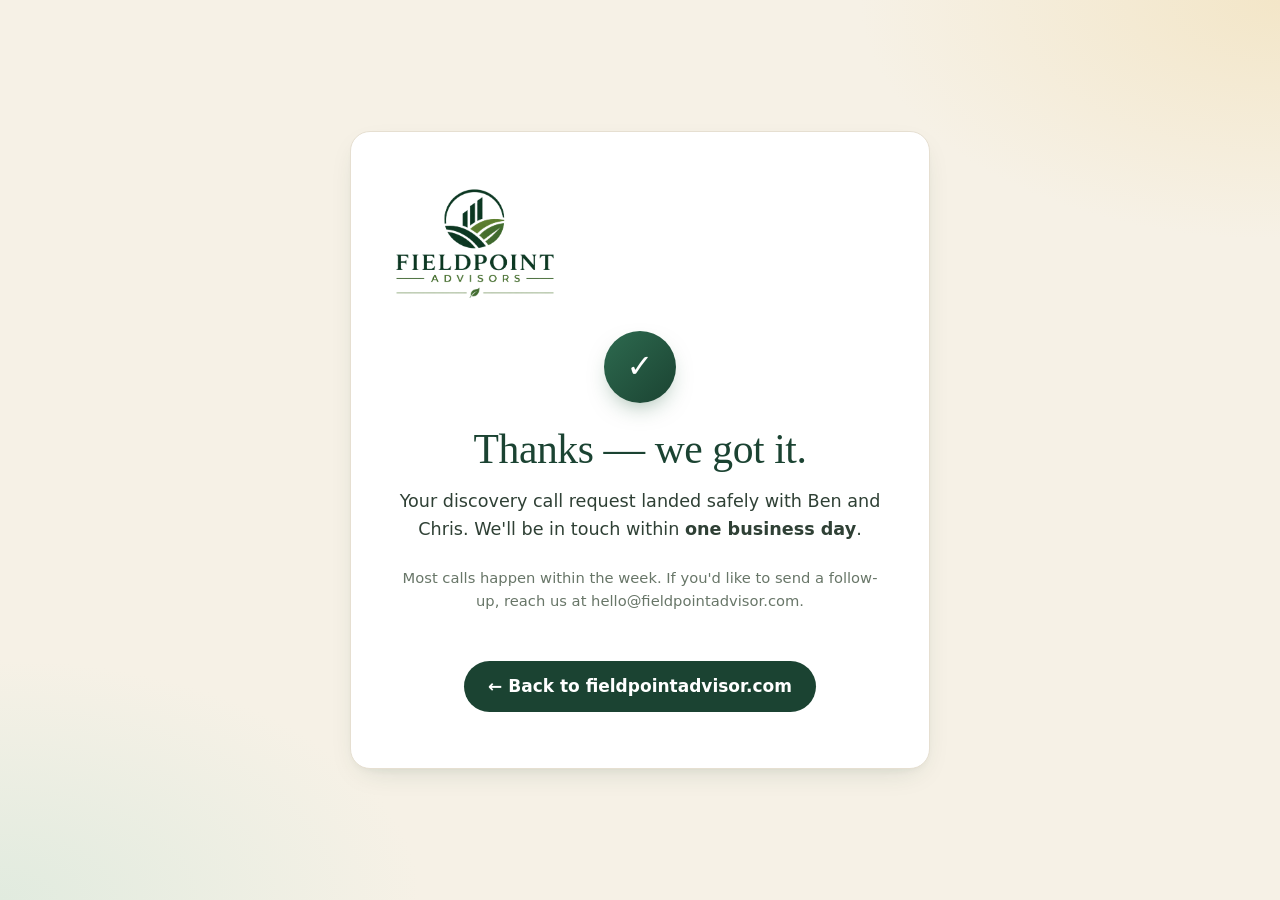
<file: thank-you.html>
<!doctype html>
<html lang="en">
<head>
  <meta charset="utf-8" />
  <meta name="viewport" content="width=device-width, initial-scale=1" />
  <title>Thanks — FieldPoint Advisors</title>
  <meta name="description" content="We received your discovery call request. We'll be in touch within one business day." />
  <meta name="theme-color" content="#1b4332" />
  <meta name="robots" content="noindex" />
  <link rel="stylesheet" href="styles.css" />
  <style>
    .thanks-wrap {
      min-height: 100vh;
      display: grid; place-items: center;
      padding: 80px 24px;
      background:
        radial-gradient(700px 400px at 100% 0%, var(--gold-soft), transparent 60%),
        radial-gradient(700px 400px at 0% 100%, var(--sage-soft), transparent 60%),
        var(--paper);
    }
    .thanks-card {
      max-width: 580px;
      background: #fff;
      border: 1px solid var(--line);
      border-radius: var(--radius-lg);
      padding: 56px 44px;
      box-shadow: var(--shadow-md);
      text-align: center;
    }
    .thanks-mark {
      display: inline-flex;
      align-items: center; justify-content: center;
      width: 72px; height: 72px;
      border-radius: 50%;
      background: linear-gradient(135deg, var(--green), var(--forest));
      color: #fff;
      font-size: 2rem;
      margin-bottom: 24px;
      box-shadow: 0 10px 24px -10px rgba(20,83,45,.5);
    }
    .thanks-card h1 {
      font-family: var(--serif);
      color: var(--forest);
      margin: 0 0 16px;
      font-size: clamp(2rem, 4vw, 2.6rem);
      font-weight: 500;
    }
    .thanks-card p {
      color: var(--ink-2);
      font-size: 1.1rem;
      margin: 0 0 16px;
      line-height: 1.55;
    }
    .thanks-card .small {
      color: var(--muted);
      font-size: .92rem;
      margin-top: 24px;
    }
    .thanks-back {
      display: inline-block;
      margin-top: 32px;
      padding: 12px 24px;
      border-radius: 999px;
      background: var(--forest);
      color: #fff;
      font-weight: 600;
      text-decoration: none;
      transition: background .2s ease, transform .2s ease;
    }
    .thanks-back:hover { background: var(--navy-2); transform: translateY(-1px); }
    .thanks-logo { max-width: 160px; margin-bottom: 32px; }
  </style>
</head>
<body>
  <div class="thanks-wrap">
    <div class="thanks-card">
      <img src="assets/brand/logo.png" alt="FieldPoint Advisors" class="thanks-logo" />
      <span class="thanks-mark" aria-hidden="true">✓</span>
      <h1>Thanks — we got it.</h1>
      <p>
        Your discovery call request landed safely with Ben and Chris.
        We'll be in touch within <strong>one business day</strong>.
      </p>
      <p class="small">
        Most calls happen within the week. If you'd like to send a follow-up,
        reach us at <a href="mailto:hello@fieldpointadvisor.com">hello@fieldpointadvisor.com</a>.
      </p>
      <a href="/" class="thanks-back">← Back to fieldpointadvisor.com</a>
    </div>
  </div>
</body>
</html>
</file>
<file: styles.css>
/* ---------- Tokens — Landscape edition ---------- */
:root {
  /* primary: deep forest */
  --navy: #1b4332;        /* was navy — now forest, kept name to avoid huge refactor */
  --navy-2: #14532d;
  --navy-3: #2d6a4f;

  /* ink + neutrals */
  --ink: #1a2a1f;
  --ink-2: #2f4035;
  --muted: #687668;
  --line: #e6dfd1;
  --paper: #f6f1e6;       /* warm cream */
  --paper-2: #ece4d0;     /* darker sand */
  --white: #ffffff;

  /* landscape palette */
  --forest: #1b4332;      /* deep forest */
  --forest-2: #14532d;
  --green: #2d6a4f;       /* mid green */
  --green-soft: #dfeadd;
  --sage: #74a57f;
  --sage-2: #52796f;
  --sage-soft: #e1ebdf;
  --moss: #4f6f52;
  --grass: #95d5b2;       /* fresh blade highlight */

  /* warm earth */
  --gold: #c5a572;        /* harvest */
  --gold-2: #a98851;
  --gold-soft: #f3e6c8;
  --soil: #8b5a3c;        /* rich earth */
  --soil-2: #6b4423;
  --soil-soft: #ead9c4;
  --terracotta: #b56a4a;
  --terracotta-soft: #f0d9c8;
  --stone: #94806a;       /* limestone */
  --stone-soft: #e8dfcc;
  --sky: #b8cdd4;         /* faded outdoor sky */

  --shadow-sm: 0 1px 2px rgba(27,67,50,.06), 0 1px 1px rgba(27,67,50,.04);
  --shadow-md: 0 10px 30px -12px rgba(27,67,50,.18), 0 4px 10px -6px rgba(27,67,50,.10);
  --shadow-lg: 0 30px 60px -20px rgba(27,67,50,.28);
  --shadow-color: 0 20px 40px -16px rgba(139,90,60,.22), 0 10px 30px -16px rgba(45,106,79,.20);
  --radius: 14px;
  --radius-sm: 10px;
  --radius-lg: 20px;
  --container: 1180px;
  --serif: 'Fraunces', 'Cormorant Garamond', 'Iowan Old Style', 'Hoefler Text', Georgia, 'Times New Roman', serif;
  --sans: 'Inter', -apple-system, BlinkMacSystemFont, 'Segoe UI', system-ui, Roboto, sans-serif;
}

/* ---------- Reset ---------- */
*, *::before, *::after { box-sizing: border-box; }
html { scroll-behavior: smooth; -webkit-text-size-adjust: 100%; }
body {
  margin: 0;
  font-family: var(--sans);
  font-size: 17px;
  line-height: 1.6;
  color: var(--ink);
  background: var(--paper);
  -webkit-font-smoothing: antialiased;
  -moz-osx-font-smoothing: grayscale;
}
img, svg { display: block; max-width: 100%; }
a { color: inherit; text-decoration: none; }
button { font: inherit; cursor: pointer; border: 0; background: none; color: inherit; }
ul, ol { list-style: none; margin: 0; padding: 0; }
input, select, textarea { font: inherit; color: inherit; }

/* ---------- Layout ---------- */
.container {
  width: 100%;
  max-width: var(--container);
  margin: 0 auto;
  padding: 0 28px;
}
.section { padding: 110px 0; position: relative; }
.section-tint {
  background:
    radial-gradient(700px 400px at 92% -10%, rgba(45,106,79,.08), transparent 60%),
    radial-gradient(600px 350px at 0% 110%, rgba(139,90,60,.06), transparent 60%),
    var(--paper-2);
}
.section-dark {
  background:
    radial-gradient(1100px 600px at 8% -10%, rgba(197,165,114,.18), transparent 60%),
    radial-gradient(900px 500px at 105% 30%, rgba(116,165,127,.16), transparent 60%),
    radial-gradient(800px 500px at 82% 115%, rgba(139,90,60,.14), transparent 60%),
    radial-gradient(700px 500px at 0% 90%, rgba(149,213,178,.08), transparent 60%),
    linear-gradient(180deg, var(--forest) 0%, #0f2a1f 100%);
  color: #ecead6;
}
.section-head { max-width: 760px; margin-bottom: 56px; }
.section-sub { color: var(--muted); font-size: 1.075rem; }
.section-dark .section-sub, .section-dark .lede-light { color: #cfd6c5; }

/* ---------- Typography ---------- */
h1, h2, h3, h4 { font-family: var(--serif); font-weight: 500; color: var(--ink); letter-spacing: -.01em; line-height: 1.1; margin: 0; }
h1 { font-size: clamp(2.4rem, 4.4vw, 4rem); font-weight: 500; }
h2 { font-size: clamp(2rem, 3.2vw, 2.85rem); }
h3 { font-size: 1.35rem; line-height: 1.25; }
h2 em, h1 em { font-style: italic; color: var(--navy); }
.h-light { color: #fff; }
.h-light em { color: var(--gold); }
.lede { font-size: 1.18rem; color: var(--ink-2); max-width: 56ch; }
.eyebrow {
  display: inline-block;
  font-family: var(--sans);
  font-size: .78rem;
  text-transform: uppercase;
  letter-spacing: .14em;
  color: var(--forest);
  background: linear-gradient(135deg, rgba(45,106,79,.14), rgba(197,165,114,.14));
  padding: 6px 12px;
  border-radius: 999px;
  margin-bottom: 18px;
  font-weight: 600;
}
.eyebrow-light { color: var(--gold); background: rgba(197,165,114,.18); }
.accent {
  font-style: italic;
  font-weight: 500;
  color: #e8c982;
  text-shadow: 0 2px 18px rgba(15,42,31,.45);
}

/* ---------- Skip link ---------- */
.skip {
  position: absolute; left: -9999px; top: 12px;
  background: var(--navy); color: #fff; padding: 10px 16px; border-radius: 8px;
  z-index: 100;
}
.skip:focus { left: 12px; }

/* ---------- Header / Nav ---------- */
.site-header {
  position: sticky; top: 0; z-index: 50;
  background: rgba(248,247,244,.86);
  backdrop-filter: saturate(140%) blur(12px);
  -webkit-backdrop-filter: saturate(140%) blur(12px);
  border-bottom: 1px solid transparent;
  transition: background .25s ease, border-color .25s ease, box-shadow .25s ease;
}
.site-header.scrolled {
  background: rgba(248,247,244,.94);
  border-bottom-color: var(--line);
  box-shadow: var(--shadow-sm);
}
.nav-wrap {
  display: flex; align-items: center; justify-content: space-between;
  height: 140px; gap: 24px;
}
.brand { display: inline-flex; align-items: center; gap: 12px; }
.brand-image { padding: 4px 0; }
.brand-logo {
  display: block;
  height: 124px;
  width: auto;
  transition: transform .3s ease;
}
.brand:hover .brand-logo { transform: scale(1.03); }
.brand-logo-footer {
  height: 152px;
  filter: drop-shadow(0 2px 6px rgba(0,0,0,.4));
}
/* legacy classes kept in case styles reference them */
.brand-mark { display: inline-flex; align-items: center; }
.brand-text { display: flex; flex-direction: column; line-height: 1.05; }
.brand-name {
  font-family: var(--sans);
  font-size: 1.12rem;
  font-weight: 700;
  color: var(--forest);
  letter-spacing: -.02em;
}
.brand-name .amp {
  color: var(--terracotta);
  font-weight: 700;
}
.brand-tag {
  font-size: .72rem; letter-spacing: .03em;
  color: var(--sage-2); font-weight: 600;
}
.primary-nav ul { display: flex; gap: 30px; }
.primary-nav a {
  position: relative; font-size: .95rem; font-weight: 500; color: var(--ink-2);
  transition: color .15s ease;
}
.primary-nav a:hover { color: var(--navy); }
.primary-nav a::after {
  content: ''; position: absolute; left: 0; right: 0; bottom: -6px;
  height: 2px; background: var(--gold); transform: scaleX(0); transform-origin: left;
  transition: transform .2s ease;
}
.primary-nav a:hover::after { transform: scaleX(1); }
.nav-cta { display: inline-flex; }

/* mobile */
.nav-toggle {
  display: none;
  width: 42px; height: 42px; border-radius: 10px;
  border: 1px solid var(--line); background: #fff;
  align-items: center; justify-content: center; gap: 4px; flex-direction: column;
}
.nav-toggle span {
  display: block; width: 20px; height: 2px; background: var(--navy); border-radius: 2px;
  transition: transform .2s ease, opacity .2s ease;
}
.nav-toggle[aria-expanded="true"] span:nth-child(1) { transform: translateY(6px) rotate(45deg); }
.nav-toggle[aria-expanded="true"] span:nth-child(2) { opacity: 0; }
.nav-toggle[aria-expanded="true"] span:nth-child(3) { transform: translateY(-6px) rotate(-45deg); }
.mobile-nav {
  border-top: 1px solid var(--line);
  background: var(--paper);
}
.mobile-nav ul { padding: 16px 28px 24px; display: flex; flex-direction: column; gap: 4px; }
.mobile-nav a { display: block; padding: 12px 4px; font-weight: 500; border-bottom: 1px solid var(--line); }
.mobile-nav a.btn { border-bottom: 0; margin-top: 12px; }

/* ---------- Buttons ---------- */
.btn {
  display: inline-flex; align-items: center; justify-content: center;
  gap: 8px; padding: 11px 20px; border-radius: 999px; font-weight: 600;
  font-size: .95rem; letter-spacing: .01em; cursor: pointer;
  transition: transform .15s ease, background .2s ease, color .2s ease, box-shadow .2s ease;
  white-space: nowrap;
}
.btn-lg { padding: 15px 26px; font-size: 1rem; }
.btn-block { width: 100%; }
.btn-primary { background: var(--navy); color: #fff; box-shadow: 0 6px 14px -6px rgba(11,37,69,.5); }
.btn-primary:hover { background: var(--navy-2); transform: translateY(-1px); box-shadow: 0 10px 20px -8px rgba(11,37,69,.6); }
.btn-gold { background: var(--gold); color: var(--navy); box-shadow: 0 6px 14px -6px rgba(197,165,114,.6); }
.btn-gold:hover { background: #d6b886; transform: translateY(-1px); }
.btn-ghost { color: var(--navy); background: transparent; border: 1.5px solid var(--navy); }
.btn-ghost:hover { background: var(--navy); color: #fff; }

/* ---------- HERO ---------- */
.hero {
  position: relative;
  padding: 120px 0 80px;
  overflow: hidden;
}
/* photo layer — sits behind hero-bg overlay */
.hero-photo {
  position: absolute; inset: 0; z-index: 0;
  background-image:
    linear-gradient(180deg, rgba(15,42,31,.78), rgba(27,67,50,.62) 50%, rgba(15,42,31,.85) 100%),
    linear-gradient(100deg, rgba(15,42,31,.40) 0%, rgba(15,42,31,0) 55%),
    url('https://images.unsplash.com/photo-1558904541-efa843a96f01?w=1920&q=80&auto=format&fit=crop');
  background-size: cover;
  background-position: center 50%;
  background-repeat: no-repeat;
}
.hero-photo::after {
  /* fade to cream at the very bottom so the marquee strip transitions cleanly */
  content: '';
  position: absolute; inset: auto 0 0 0;
  height: 90px;
  background: linear-gradient(180deg, transparent, var(--paper));
}

.hero-bg {
  position: absolute; inset: 0; z-index: 1;
  pointer-events: none;
  background:
    radial-gradient(700px 420px at 85% 8%, rgba(197,165,114,.22), transparent 60%),
    radial-gradient(620px 420px at 6% 14%, rgba(116,165,127,.18), transparent 60%),
    radial-gradient(700px 460px at 100% 96%, rgba(139,90,60,.10), transparent 60%);
}
/* organic topo-line texture instead of corporate grid */
.hero-bg::after {
  content: ''; position: absolute; inset: 0;
  background-image:
    repeating-radial-gradient(circle at 30% 70%, rgba(45,106,79,.08) 0 1px, transparent 1px 36px),
    repeating-radial-gradient(circle at 75% 25%, rgba(139,90,60,.06) 0 1px, transparent 1px 44px);
  mask-image: radial-gradient(ellipse at 50% 40%, #000 20%, transparent 80%);
  -webkit-mask-image: radial-gradient(ellipse at 50% 40%, #000 20%, transparent 80%);
  opacity: .9;
}
.hero-grid {
  position: relative; z-index: 2;
  display: grid; grid-template-columns: 1.15fr 1fr; gap: 70px; align-items: center;
}
.hero-copy { color: #f6f1e6; }

/* credibility badge above headline */
.hero-badge {
  display: inline-flex; align-items: center; gap: 10px;
  padding: 8px 14px 8px 10px;
  border-radius: 999px;
  background: rgba(15,42,31,.55);
  border: 1px solid rgba(232,201,130,.45);
  backdrop-filter: blur(8px);
  -webkit-backdrop-filter: blur(8px);
  color: #f6f1e6;
  font-size: .85rem;
  font-weight: 500;
  letter-spacing: .01em;
  margin-bottom: 18px;
  box-shadow: 0 8px 24px -10px rgba(0,0,0,.4);
}
.hero-badge em {
  font-style: italic;
  color: #e8c982;
  font-weight: 600;
}
.hero-badge-icon {
  display: inline-flex; align-items: center; justify-content: center;
  width: 22px; height: 22px; border-radius: 50%;
  background: linear-gradient(135deg, var(--gold), var(--soil));
  color: var(--forest);
  font-weight: 800;
  font-size: .8rem;
  flex-shrink: 0;
}
.hero-copy .lede strong {
  color: #f3d987;
  font-weight: 600;
  letter-spacing: .005em;
}

.hero-copy h1 { margin: 6px 0 22px; color: #f6f1e6; text-shadow: 0 2px 24px rgba(15,42,31,.45); }
.hero-copy .lede { color: #ecead6; }
.hero-copy .eyebrow { color: #f6f1e6; background: rgba(255,255,255,.14); backdrop-filter: blur(6px); }
.hero-trust { color: #f6f1e6; border-top-color: rgba(255,255,255,.18); }
.hero-trust strong { color: #fff; }
.hero-ctas .btn-ghost { color: #fff; border-color: rgba(255,255,255,.65); background: rgba(255,255,255,.06); backdrop-filter: blur(4px); }
.hero-ctas .btn-ghost:hover { background: #fff; color: var(--forest); border-color: #fff; }
.hero-copy h1 { margin: 14px 0 22px; }
.hero-ctas { display: flex; gap: 14px; flex-wrap: wrap; margin: 8px 0 36px; }
.hero-trust {
  display: flex; flex-direction: column; gap: 12px;
  color: #ffffff; font-size: .98rem; font-weight: 500;
  max-width: 560px;
  padding: 22px 24px;
  margin-top: 4px;
  border: 1px solid rgba(232,201,130,.30);
  border-radius: 14px;
  background: rgba(11,26,20,.78);
  backdrop-filter: blur(14px);
  -webkit-backdrop-filter: blur(14px);
  box-shadow: 0 10px 30px -10px rgba(0,0,0,.5);
}
.hero-trust li::before { content: '✓'; color: var(--gold); margin-right: 12px; font-weight: 700; font-size: 1.05em; }
.hero-trust strong { color: #ffffff; font-weight: 700; }
.hero-trust li { line-height: 1.5; }

/* hero card */
.hero-card {
  background: #fff;
  border-radius: var(--radius-lg);
  border: 1px solid var(--line);
  box-shadow: var(--shadow-lg), var(--shadow-color);
  overflow: hidden;
  transform: rotate(.5deg);
  position: relative;
}
.hero-card::before {
  content: '';
  position: absolute; inset: 0;
  padding: 1.5px;
  border-radius: inherit;
  background: linear-gradient(135deg, rgba(45,106,79,.55), rgba(197,165,114,.45) 50%, rgba(139,90,60,.40));
  -webkit-mask: linear-gradient(#000 0 0) content-box, linear-gradient(#000 0 0);
  -webkit-mask-composite: xor;
  mask-composite: exclude;
  pointer-events: none;
  z-index: 1;
}
.hero-card-head, .hero-card-body, .hero-card-foot { position: relative; z-index: 2; }
.hero-card-head {
  display: flex; align-items: center; gap: 7px;
  padding: 14px 18px;
  background: linear-gradient(180deg, #f3efe6, #ece7da);
  border-bottom: 1px solid var(--line);
}
.dot { width: 10px; height: 10px; border-radius: 50%; display: inline-block; }
.dot-g { background: #4cd964; } .dot-y { background: #ffcc02; } .dot-r { background: #ff5e57; }
.hero-card-title {
  margin-left: 10px; font-size: .82rem; color: var(--muted);
  font-weight: 600; letter-spacing: .04em; text-transform: uppercase;
}
.hero-card-body { padding: 26px; display: grid; grid-template-columns: 1fr 1fr; gap: 22px 26px; }
.kpi { display: flex; flex-direction: column; gap: 4px; padding-left: 12px; border-left: 3px solid transparent; }
.kpi:nth-child(1) { border-left-color: var(--forest); }
.kpi:nth-child(2) { border-left-color: var(--gold); }
.kpi:nth-child(3) { border-left-color: var(--sage); }
.kpi:nth-child(4) { border-left-color: var(--soil); }
.kpi-label { font-size: .75rem; color: var(--muted); text-transform: uppercase; letter-spacing: .08em; font-weight: 600; }
.kpi-value { font-family: var(--serif); font-size: 1.8rem; color: var(--navy); font-weight: 600; }
.kpi-delta { font-size: .8rem; color: var(--muted); }
.kpi-delta.up { color: var(--green); font-weight: 600; }
.hero-card-foot {
  padding: 12px 18px; font-size: .75rem; color: var(--muted);
  border-top: 1px dashed var(--line); background: #fbfaf6; text-align: center;
}

/* decorative leaves at bottom of hero */
.hero-leaves {
  position: absolute; left: 0; right: 0; bottom: 0;
  width: 100%; height: 140px;
  z-index: 1; pointer-events: none;
}

/* marquee */
.hero-marquee {
  margin-top: 72px;
  padding: 18px 0;
  border-top: 1px solid var(--line); border-bottom: 1px solid var(--line);
  background: #fff;
  overflow: hidden;
  position: relative; z-index: 1;
  mask-image: linear-gradient(90deg, transparent, #000 8%, #000 92%, transparent);
  -webkit-mask-image: linear-gradient(90deg, transparent, #000 8%, #000 92%, transparent);
}
.marquee-track {
  display: inline-flex; gap: 22px; white-space: nowrap;
  animation: marquee 38s linear infinite;
  font-family: var(--serif); font-size: 1.05rem; color: var(--forest);
  padding-left: 22px;
}
.marquee-track span:nth-child(odd) { color: var(--forest); }
.marquee-track span:nth-child(4n+2) { color: var(--gold-2); font-style: italic; }
.marquee-track span:nth-child(4n+3) { color: var(--sage-2); }
.marquee-track span:nth-child(4n+4) { color: var(--soil); font-style: italic; }
@keyframes marquee {
  from { transform: translateX(0); }
  to   { transform: translateX(-50%); }
}

/* ---------- Services ---------- */
.services-grid {
  display: grid; grid-template-columns: repeat(3, 1fr); gap: 24px;
}
.service-card {
  background: #fff; border: 1px solid var(--line); border-radius: var(--radius);
  padding: 30px 28px 28px;
  transition: transform .25s ease, box-shadow .25s ease, border-color .25s ease;
  position: relative; overflow: hidden;
  --card-accent: var(--gold);
  --card-soft: var(--gold-soft);
}
.service-card::before {
  content: ''; position: absolute; top: 0; left: 0; right: 0; height: 4px;
  background: var(--card-accent);
  border-radius: var(--radius) var(--radius) 0 0;
  transform: scaleX(.4); transform-origin: left;
  transition: transform .35s ease;
}
.service-card::after {
  content: ''; position: absolute; top: -60px; right: -60px;
  width: 160px; height: 160px; border-radius: 50%;
  background: var(--card-soft);
  opacity: .55;
  transition: transform .4s ease, opacity .3s ease;
  pointer-events: none;
}
.service-card:hover {
  transform: translateY(-4px);
  box-shadow: var(--shadow-md);
  border-color: var(--card-accent);
}
.service-card:hover::before { transform: scaleX(1); }
.service-card:hover::after { transform: scale(1.15); opacity: .75; }

/* per-card accents — landscape family */
.service-card:nth-child(1) { --card-accent: var(--forest);     --card-soft: var(--green-soft); }
.service-card:nth-child(2) { --card-accent: var(--sage-2);     --card-soft: var(--sage-soft); }
.service-card:nth-child(3) { --card-accent: var(--gold-2);     --card-soft: var(--gold-soft); }
.service-card:nth-child(4) { --card-accent: var(--soil);       --card-soft: var(--soil-soft); }
.service-card:nth-child(5) { --card-accent: var(--terracotta); --card-soft: var(--terracotta-soft); }
.service-card:nth-child(6) { --card-accent: var(--stone);      --card-soft: var(--stone-soft); }

.service-icon {
  width: 56px; height: 56px; border-radius: 14px;
  background: var(--card-soft);
  color: var(--card-accent);
  display: inline-flex; align-items: center; justify-content: center;
  margin-bottom: 18px;
  position: relative; z-index: 1;
  transition: transform .25s ease;
}
.service-card:hover .service-icon { transform: rotate(-4deg) scale(1.05); }
.service-card h3 { margin-bottom: 10px; color: var(--navy); position: relative; z-index: 1; }
.service-card p { color: var(--ink-2); margin: 0 0 16px; font-size: .98rem; position: relative; z-index: 1; }
.service-list { display: flex; flex-direction: column; gap: 6px; color: var(--ink-2); font-size: .92rem; position: relative; z-index: 1; }
.service-list li { padding-left: 18px; position: relative; }
.service-list li::before {
  content: ''; position: absolute; left: 0; top: .65em;
  width: 6px; height: 6px; border-radius: 50%; background: var(--card-accent);
}

/* ---------- Three Pillars ---------- */
.pillars-section {
  background:
    radial-gradient(700px 400px at 100% 0%, var(--sage-soft), transparent 60%),
    radial-gradient(700px 400px at 0% 100%, var(--gold-soft), transparent 60%),
    var(--paper);
}
.pillars-grid {
  display: grid; grid-template-columns: repeat(3, 1fr); gap: 22px;
  align-items: stretch;
}
.pillar {
  background: #fff; border: 1px solid var(--line); border-radius: var(--radius-lg);
  padding: 36px 30px 32px;
  position: relative; overflow: hidden;
  transition: transform .25s ease, box-shadow .25s ease, border-color .25s ease;
  display: flex; flex-direction: column;
}
.pillar:hover { transform: translateY(-4px); box-shadow: var(--shadow-md); border-color: rgba(45,106,79,.45); }
.pillar-num {
  font-family: var(--serif); font-size: 1rem;
  letter-spacing: .14em; color: var(--gold-2);
  font-weight: 600;
}
.pillar-line {
  width: 48px; height: 3px; border-radius: 2px;
  background: linear-gradient(90deg, var(--forest), var(--sage));
  margin: 12px 0 18px;
}
.pillar h3 {
  font-size: 1.7rem; color: var(--forest); margin-bottom: 4px;
}
.pillar-tag {
  font-family: var(--sans); font-size: .92rem;
  color: var(--soil); font-weight: 600; letter-spacing: .01em;
  margin: 0 0 14px;
}
.pillar p { color: var(--ink-2); font-size: .98rem; margin: 0 0 16px; }
.pillar ul {
  margin-top: auto;
  display: flex; flex-direction: column; gap: 6px;
  padding-top: 16px; border-top: 1px dashed var(--line);
  color: var(--ink-2); font-size: .92rem;
}
.pillar ul li { padding-left: 18px; position: relative; }
.pillar ul li::before {
  content: '✓'; position: absolute; left: 0; top: 0;
  color: var(--green); font-weight: 700;
}

/* featured middle card */
.pillar-featured {
  background:
    radial-gradient(400px 200px at 0% 0%, rgba(149,213,178,.20), transparent 60%),
    linear-gradient(180deg, #fff, #f5f0e0);
  border-color: rgba(197,165,114,.6);
  box-shadow: var(--shadow-md), var(--shadow-color);
  margin-top: -12px;
  margin-bottom: -12px;
  padding-top: 48px;
}
.pillar-featured::before {
  content: ''; position: absolute; top: 0; left: 0; right: 0; height: 5px;
  background: linear-gradient(90deg, var(--forest), var(--gold), var(--soil));
}
.pillar-featured .pillar-line { background: linear-gradient(90deg, var(--gold), var(--soil)); }
.pillar-featured .pillar-num { color: var(--soil); }
.pillar-badge {
  position: absolute; top: 16px; right: 16px;
  font-family: var(--sans); font-size: .68rem;
  text-transform: uppercase; letter-spacing: .12em;
  background: var(--forest); color: #fff;
  padding: 5px 10px; border-radius: 999px;
  font-weight: 600;
}
.pillars-foot {
  text-align: center;
  margin: 40px auto 0;
  font-family: var(--serif); font-size: 1.15rem;
  color: var(--forest);
  font-style: italic;
}
.pillars-foot a {
  font-weight: 600; color: var(--soil);
  border-bottom: 2px solid var(--gold);
  padding-bottom: 1px;
  font-style: normal;
}
.pillars-foot a:hover { color: var(--forest); border-color: var(--forest); }
@media (max-width: 1024px) {
  .pillars-grid { grid-template-columns: 1fr; max-width: 540px; margin: 0 auto; }
  .pillar-featured { margin: 0; padding-top: 36px; }
}

/* ---------- Banner strip (photo) ---------- */
.banner-strip {
  position: relative;
  min-height: 340px;
  display: grid; place-items: center;
  background-image: url('https://images.unsplash.com/photo-1466692476868-aef1dfb1e735?w=1920&q=80&auto=format&fit=crop');
  background-size: cover;
  background-position: center;
  background-attachment: fixed;
  overflow: hidden;
  isolation: isolate;
}
.banner-overlay {
  position: absolute; inset: 0; z-index: 1;
  background:
    linear-gradient(115deg, rgba(15,42,31,.82) 0%, rgba(27,67,50,.55) 55%, rgba(15,42,31,.40) 100%),
    radial-gradient(800px 400px at 80% 80%, rgba(197,165,114,.18), transparent 60%);
}
.banner-content {
  position: relative; z-index: 2;
  padding: 80px 28px;
  text-align: left;
  max-width: var(--container);
  width: 100%;
  color: #f6f1e6;
}
.banner-eyebrow {
  display: inline-block;
  font-family: var(--sans);
  font-size: .78rem;
  text-transform: uppercase;
  letter-spacing: .14em;
  color: var(--gold);
  background: rgba(0,0,0,.25);
  backdrop-filter: blur(6px);
  padding: 6px 14px;
  border: 1px solid rgba(197,165,114,.35);
  border-radius: 999px;
  margin-bottom: 22px;
  font-weight: 600;
}
.banner-headline {
  font-family: var(--serif);
  font-size: clamp(1.7rem, 3vw, 2.6rem);
  line-height: 1.18;
  margin: 0;
  max-width: 720px;
  color: #fff;
  text-shadow: 0 4px 30px rgba(0,0,0,.45);
  font-weight: 500;
}
.banner-headline em {
  font-style: italic;
  background: linear-gradient(95deg, var(--grass), var(--gold));
  -webkit-background-clip: text; background-clip: text;
  -webkit-text-fill-color: transparent; color: transparent;
}
@media (max-width: 760px) {
  .banner-strip { background-attachment: scroll; min-height: 280px; }
  .banner-content { padding: 60px 24px; }
}

/* ---------- Contact photo bg ---------- */
.contact-section { position: relative; overflow: hidden; isolation: isolate; }
.contact-photo {
  position: absolute; inset: 0; z-index: 0;
  background-image: url('https://images.unsplash.com/photo-1500382017468-9049fed747ef?w=1920&q=80&auto=format&fit=crop');
  background-size: cover;
  background-position: center;
}
.contact-overlay {
  position: absolute; inset: 0; z-index: 1;
  background:
    linear-gradient(135deg, rgba(15,42,31,.92) 0%, rgba(27,67,50,.78) 50%, rgba(15,42,31,.85) 100%),
    radial-gradient(900px 500px at 100% 100%, rgba(197,165,114,.22), transparent 60%);
}
.contact-section .container { position: relative; z-index: 2; }

/* ---------- Aspire (dark) ---------- */
.aspire-grid {
  display: grid; grid-template-columns: 1fr 1fr; gap: 70px; align-items: start;
}
.aspire-cta { margin-top: 14px; }
.aspire-checks { display: flex; flex-direction: column; gap: 18px; }
.aspire-checks li {
  display: grid; grid-template-columns: 36px 1fr; gap: 16px;
  padding: 20px 22px; border-radius: var(--radius);
  background: rgba(255,255,255,.04);
  border: 1px solid rgba(197,165,114,.16);
  backdrop-filter: blur(4px);
  transition: border-color .25s ease, background .25s ease, transform .25s ease;
}
.aspire-checks li:hover { transform: translateX(3px); border-color: rgba(197,165,114,.45); background: rgba(255,255,255,.06); }
.aspire-checks li:nth-child(1) .check { background: var(--gold); }
.aspire-checks li:nth-child(2) .check { background: var(--grass); }
.aspire-checks li:nth-child(3) .check { background: var(--terracotta); color: #fff; }
.aspire-checks li:nth-child(4) .check { background: var(--sage); }
.aspire-checks li:nth-child(5) .check { background: var(--gold); }
.aspire-checks .check {
  width: 32px; height: 32px; border-radius: 50%;
  background: var(--gold); color: var(--navy);
  display: inline-flex; align-items: center; justify-content: center;
  font-weight: 800; font-size: .95rem;
}
.aspire-checks strong { color: #fff; font-size: 1.04rem; font-weight: 600; display: block; margin-bottom: 4px; }
.aspire-checks p { color: #cfd6c5; font-size: .93rem; margin: 0; }

/* ---------- Why FieldPoint ---------- */
.why-grid { display: grid; grid-template-columns: repeat(4, 1fr); gap: 22px; }
.why-card {
  background: #fff; border: 1px solid var(--line); border-radius: var(--radius);
  padding: 30px 26px;
  position: relative; overflow: hidden;
  transition: transform .2s ease, box-shadow .2s ease, border-color .2s ease;
}
.why-card::after {
  content: ''; position: absolute; left: 0; right: 0; bottom: 0; height: 3px;
  background: linear-gradient(90deg, var(--forest), var(--sage));
  transform: scaleX(0); transform-origin: left;
  transition: transform .35s ease;
}
.why-card:hover { transform: translateY(-3px); box-shadow: var(--shadow-md); border-color: rgba(45,106,79,.45); }
.why-card:hover::after { transform: scaleX(1); }
.why-card:nth-child(2)::after { background: linear-gradient(90deg, var(--gold), var(--soil)); }
.why-card:nth-child(3)::after { background: linear-gradient(90deg, var(--sage), var(--grass)); }
.why-card:nth-child(4)::after { background: linear-gradient(90deg, var(--terracotta), var(--gold)); }
.why-num {
  font-family: var(--serif); font-size: 2.4rem;
  display: block; margin-bottom: 8px; font-weight: 500;
  background: linear-gradient(135deg, var(--forest), var(--sage));
  -webkit-background-clip: text; background-clip: text;
  -webkit-text-fill-color: transparent; color: transparent;
}
.why-card:nth-child(2) .why-num { background: linear-gradient(135deg, var(--gold-2), var(--soil)); -webkit-background-clip: text; background-clip: text; -webkit-text-fill-color: transparent; }
.why-card:nth-child(3) .why-num { background: linear-gradient(135deg, var(--sage-2), var(--green)); -webkit-background-clip: text; background-clip: text; -webkit-text-fill-color: transparent; }
.why-card:nth-child(4) .why-num { background: linear-gradient(135deg, var(--terracotta), var(--gold-2)); -webkit-background-clip: text; background-clip: text; -webkit-text-fill-color: transparent; }
.why-card h3 { color: var(--navy); margin-bottom: 10px; }
.why-card p { color: var(--muted); font-size: .95rem; margin: 0; }

/* ---------- Team ---------- */
.team-section {
  background:
    radial-gradient(700px 400px at 0% 0%, var(--sage-soft), transparent 60%),
    radial-gradient(700px 400px at 100% 100%, var(--gold-soft), transparent 60%),
    var(--paper);
}
.team-grid {
  display: grid; grid-template-columns: 1fr 1fr; gap: 28px;
  max-width: 980px; margin: 0 auto;
}
.team-card {
  background: #fff; border: 1px solid var(--line); border-radius: var(--radius-lg);
  padding: 30px; display: grid; grid-template-columns: 160px 1fr; gap: 26px;
  align-items: start;
  transition: transform .25s ease, box-shadow .25s ease, border-color .25s ease;
  position: relative; overflow: hidden;
}
.team-card::before {
  content: ''; position: absolute; top: 0; left: 0; bottom: 0; width: 4px;
  background: linear-gradient(180deg, var(--forest), var(--gold));
}
.team-card:nth-child(2)::before { background: linear-gradient(180deg, var(--gold), var(--soil)); }
.team-card:hover {
  transform: translateY(-3px);
  box-shadow: var(--shadow-md);
  border-color: rgba(45,106,79,.45);
}

.team-photo {
  position: relative;
  width: 160px; height: 160px;
  border-radius: 50%;
  overflow: hidden;
  background: linear-gradient(135deg, var(--sage-soft), var(--gold-soft));
  box-shadow: 0 6px 22px -8px rgba(27,67,50,.35), 0 0 0 4px #fff, 0 0 0 5px var(--gold);
}
.team-photo img {
  width: 100%; height: 100%; object-fit: cover; object-position: center top;
  display: block;
}
.team-photo-fallback {
  display: none; /* shown when img errors */
  position: absolute; inset: 0;
  align-items: center; justify-content: center;
  font-family: var(--serif); font-size: 3rem; font-weight: 600;
  color: var(--forest);
  background: linear-gradient(135deg, var(--sage-soft), var(--gold-soft));
  letter-spacing: .02em;
}
.team-body h3 {
  color: var(--forest); margin-bottom: 4px; font-size: 1.45rem;
}
.team-title {
  font-family: var(--sans); font-size: .92rem;
  color: var(--soil); font-weight: 600; letter-spacing: .01em;
  margin: 0 0 14px;
}
.team-bio { color: var(--ink-2); font-size: .96rem; margin: 0 0 16px; }
.team-tags {
  display: flex; flex-wrap: wrap; gap: 6px;
}
.team-tags li {
  font-size: .78rem; font-weight: 600; letter-spacing: .02em;
  color: var(--forest);
  background: var(--sage-soft);
  padding: 5px 11px; border-radius: 999px;
  border: 1px solid rgba(45,106,79,.18);
}
.team-card:nth-child(2) .team-tags li {
  color: var(--soil); background: var(--gold-soft);
  border-color: rgba(197,165,114,.35);
}

@media (max-width: 880px) {
  .team-grid { grid-template-columns: 1fr; }
  .team-card { grid-template-columns: 1fr; text-align: center; }
  .team-photo { margin: 0 auto; }
  .team-tags { justify-content: center; }
}

/* ---------- Aspire-trained CPA section ---------- */
.cpa-section {
  background:
    radial-gradient(800px 500px at 100% 0%, var(--gold-soft), transparent 60%),
    radial-gradient(800px 500px at 0% 100%, var(--sage-soft), transparent 60%),
    var(--paper);
}
.cpa-compare {
  display: grid; grid-template-columns: 1fr 1fr; gap: 28px;
  max-width: 1080px; margin: 0 auto;
  align-items: stretch;
}
.cpa-col {
  background: #fff; border: 1px solid var(--line); border-radius: var(--radius-lg);
  padding: 36px 32px;
  position: relative; overflow: hidden;
  transition: transform .25s ease, box-shadow .25s ease;
}
.cpa-col header { margin-bottom: 20px; padding-bottom: 18px; border-bottom: 1px dashed var(--line); }
.cpa-col h3 {
  font-size: 1.4rem; margin-top: 12px; line-height: 1.25;
}
.cpa-tag {
  display: inline-block;
  font-family: var(--sans); font-size: .72rem;
  text-transform: uppercase; letter-spacing: .14em;
  padding: 5px 12px; border-radius: 999px;
  font-weight: 700;
}
.cpa-tag-bad { color: #8a4f3a; background: rgba(181,106,74,.12); border: 1px solid rgba(181,106,74,.30); }
.cpa-tag-good { color: var(--forest); background: rgba(45,106,79,.12); border: 1px solid rgba(45,106,79,.30); }
.cpa-col h3 { color: var(--ink); }
.cpa-col-good h3 { color: var(--forest); }

.cpa-col ul { display: flex; flex-direction: column; gap: 11px; }
.cpa-col ul li {
  padding-left: 30px; position: relative;
  font-size: .95rem; color: var(--ink-2); line-height: 1.5;
}
.cpa-col-bad ul li::before {
  content: '✕';
  position: absolute; left: 0; top: 1px;
  width: 20px; height: 20px; border-radius: 50%;
  background: rgba(181,106,74,.15); color: var(--terracotta);
  display: flex; align-items: center; justify-content: center;
  font-weight: 700; font-size: .75rem;
}
.cpa-col-good ul li::before {
  content: '✓';
  position: absolute; left: 0; top: 1px;
  width: 20px; height: 20px; border-radius: 50%;
  background: var(--forest); color: #fff;
  display: flex; align-items: center; justify-content: center;
  font-weight: 700; font-size: .72rem;
}

/* visual emphasis on the good column */
.cpa-col-bad {
  background: linear-gradient(180deg, #fff, #faf4ec);
  opacity: .92;
}
.cpa-col-good {
  background:
    radial-gradient(380px 220px at 0% 0%, rgba(149,213,178,.18), transparent 60%),
    linear-gradient(180deg, #fff, #f6efe2);
  border-color: rgba(197,165,114,.55);
  box-shadow: var(--shadow-md), var(--shadow-color);
}
.cpa-col-good::before {
  content: ''; position: absolute; top: 0; left: 0; right: 0; height: 5px;
  background: linear-gradient(90deg, var(--forest), var(--gold), var(--sage));
}
.cpa-col-good em { color: var(--gold-2); font-style: italic; font-weight: 600; }

.cpa-foot {
  text-align: center;
  max-width: 760px; margin: 40px auto 0;
  font-family: var(--serif); font-size: 1.15rem;
  color: var(--forest); font-style: italic;
  line-height: 1.5;
}
.cpa-foot em { color: var(--soil); }
.cpa-foot a {
  font-weight: 600; color: var(--gold-2);
  border-bottom: 2px solid var(--gold);
  padding-bottom: 1px; font-style: normal;
  margin-left: 6px; white-space: nowrap;
}
.cpa-foot a:hover { color: var(--forest); border-color: var(--forest); }

@media (max-width: 880px) {
  .cpa-compare { grid-template-columns: 1fr; }
}

/* ---------- Process ---------- */
.process {
  display: grid; grid-template-columns: repeat(5, 1fr); gap: 18px;
  counter-reset: step;
  position: relative;
}
.process::before {
  content: ''; position: absolute; left: 5%; right: 5%; top: 36px; height: 3px;
  background: linear-gradient(90deg, var(--sage), var(--green) 25%, var(--gold) 50%, var(--soil) 75%, var(--forest));
  opacity: .55;
  border-radius: 2px;
  z-index: 0;
}
.process > li {
  background: #fff; border: 1px solid var(--line); border-radius: var(--radius);
  padding: 26px 22px; position: relative; z-index: 1;
  transition: transform .2s ease, box-shadow .2s ease;
}
.process > li:hover { transform: translateY(-3px); box-shadow: var(--shadow-md); }
.step-num {
  display: inline-flex; width: 44px; height: 44px; border-radius: 50%;
  background: var(--navy); color: #fff; align-items: center; justify-content: center;
  font-family: var(--serif); font-size: 1.2rem; font-weight: 600;
  margin-bottom: 14px; box-shadow: 0 0 0 6px var(--paper-2);
}
.process > li:nth-child(1) .step-num { background: var(--sage); color: var(--forest); }
.process > li:nth-child(2) .step-num { background: var(--green); }
.process > li:nth-child(3) .step-num { background: var(--gold); color: var(--forest); }
.process > li:nth-child(4) .step-num { background: var(--soil); }
.process > li:nth-child(5) .step-num { background: var(--forest); }
.section-tint .step-num { box-shadow: 0 0 0 6px var(--paper-2); }
.process h3 { font-size: 1.1rem; color: var(--navy); margin-bottom: 6px; }
.process p { color: var(--muted); font-size: .92rem; margin: 0; }

/* ===== Dual-track process (Aspire + CPA) ===== */
.process-tracks {
  display: grid; grid-template-columns: 1fr 1fr; gap: 28px;
  max-width: 1100px; margin: 0 auto;
  align-items: start;
}
.process-track {
  background: #fff; border: 1px solid var(--line); border-radius: var(--radius-lg);
  padding: 36px 32px;
  position: relative; overflow: hidden;
  transition: transform .25s ease, box-shadow .25s ease;
}
.process-track::before {
  content: ''; position: absolute; top: 0; left: 0; right: 0; height: 5px;
}
.process-track-aspire::before { background: linear-gradient(90deg, var(--forest), var(--sage)); }
.process-track-cpa::before { background: linear-gradient(90deg, var(--gold), var(--soil)); }
.process-track:hover { transform: translateY(-3px); box-shadow: var(--shadow-md); }

.process-track-header {
  padding-bottom: 20px; margin-bottom: 26px;
  border-bottom: 1px dashed var(--line);
  text-align: center;
}
.process-track-eyebrow {
  display: inline-block;
  font-family: var(--sans); font-size: .72rem;
  text-transform: uppercase; letter-spacing: .14em;
  padding: 5px 12px; border-radius: 999px;
  margin-bottom: 12px; font-weight: 700;
}
.process-track-aspire .process-track-eyebrow {
  color: var(--forest); background: rgba(45,106,79,.12);
  border: 1px solid rgba(45,106,79,.30);
}
.process-track-cpa .process-track-eyebrow {
  color: var(--soil); background: rgba(197,165,114,.18);
  border: 1px solid rgba(197,165,114,.40);
}
.process-track-header h3 {
  font-family: var(--serif); font-size: 1.45rem;
  color: var(--forest); margin: 0 0 6px;
  font-weight: 500;
}
.process-track-lead {
  font-family: var(--sans); font-size: .92rem;
  color: var(--muted); margin: 0;
}
.process-track-lead strong { color: var(--forest); font-weight: 600; }
.process-track-cpa .process-track-lead strong { color: var(--soil); }

.process-track-steps {
  display: flex; flex-direction: column; gap: 22px;
  margin: 0; padding: 0; list-style: none;
}
.process-track-steps > li {
  display: grid; grid-template-columns: 40px 1fr; gap: 16px;
  align-items: start;
  background: transparent; border: 0; padding: 0;
  position: static;
  transform: none !important;
  box-shadow: none !important;
}
.process-track-steps > li:hover { transform: none; box-shadow: none; }
.process-track-steps .step-num {
  width: 36px; height: 36px;
  display: inline-flex; align-items: center; justify-content: center;
  border-radius: 50%;
  font-family: var(--serif); font-size: 1rem; font-weight: 600;
  margin-bottom: 0;
  box-shadow: 0 0 0 4px var(--paper-2);
  flex-shrink: 0;
}
.process-track-aspire .process-track-steps > li:nth-child(1) .step-num { background: var(--sage); color: var(--forest); }
.process-track-aspire .process-track-steps > li:nth-child(2) .step-num { background: var(--green); color: #fff; }
.process-track-aspire .process-track-steps > li:nth-child(3) .step-num { background: var(--forest); color: #fff; }
.process-track-aspire .process-track-steps > li:nth-child(4) .step-num { background: var(--forest); color: #fff; }
.process-track-aspire .process-track-steps > li:nth-child(5) .step-num { background: var(--forest-2); color: #fff; }
.process-track-cpa .process-track-steps > li:nth-child(1) .step-num { background: var(--gold-soft); color: var(--soil); }
.process-track-cpa .process-track-steps > li:nth-child(2) .step-num { background: var(--gold); color: var(--forest); }
.process-track-cpa .process-track-steps > li:nth-child(3) .step-num { background: var(--gold-2); color: #fff; }
.process-track-cpa .process-track-steps > li:nth-child(4) .step-num { background: var(--soil); color: #fff; }
.process-track-cpa .process-track-steps > li:nth-child(5) .step-num { background: var(--soil-2); color: #fff; }
.process-track-steps h4 {
  font-family: var(--serif); font-size: 1.08rem;
  color: var(--forest); margin: 4px 0 4px;
  font-weight: 600;
}
.process-track-cpa .process-track-steps h4 { color: var(--soil-2); }
.process-track-steps p {
  margin: 0; color: var(--ink-2); font-size: .92rem; line-height: 1.5;
}

@media (max-width: 880px) {
  .process-tracks { grid-template-columns: 1fr; max-width: 560px; }
}

/* ---------- Quote ---------- */
.quote {
  max-width: 920px; margin: 0 auto; text-align: center;
  font-family: var(--serif); padding: 44px 32px;
  border-radius: var(--radius-lg);
  background:
    radial-gradient(500px 280px at 0% 0%, var(--sage-soft), transparent 60%),
    radial-gradient(500px 280px at 100% 100%, var(--gold-soft), transparent 60%),
    linear-gradient(180deg, #fff, var(--paper));
  border: 1px solid var(--line);
  box-shadow: var(--shadow-md);
  position: relative;
}
.quote::before {
  content: '“';
  position: absolute;
  top: -20px; left: 32px;
  font-family: var(--serif); font-size: 7rem; line-height: 1;
  color: var(--gold); opacity: .35;
}
.quote p {
  font-size: clamp(1.4rem, 2.4vw, 1.95rem);
  line-height: 1.35; color: var(--navy); margin: 0 0 24px;
  font-style: italic; font-weight: 400;
}
.quote footer { font-family: var(--sans); color: var(--muted); font-size: .95rem; }
.quote footer strong { display: block; color: var(--navy); }

/* ---------- Contact ---------- */
.contact-section { padding-top: 90px; }
.contact-grid {
  display: grid; grid-template-columns: 1fr 1.05fr; gap: 60px; align-items: start;
}
.contact-list {
  display: flex; flex-direction: column; gap: 14px; margin-top: 30px;
  border-top: 1px solid rgba(255,255,255,.1); padding-top: 22px;
}
.contact-list li {
  display: grid; grid-template-columns: 80px 1fr; align-items: baseline;
  font-size: .98rem; color: #ecead6;
}
.contact-list span { color: var(--gold); font-size: .78rem; letter-spacing: .12em; text-transform: uppercase; font-weight: 600; }
.contact-list a:hover { color: var(--gold); }

.contact-form {
  background: #fff; color: var(--ink);
  padding: 36px; border-radius: var(--radius-lg);
  box-shadow: var(--shadow-lg);
  display: flex; flex-direction: column; gap: 16px;
}
.field { display: flex; flex-direction: column; gap: 6px; }
.field-row { display: grid; grid-template-columns: 1fr 1fr; gap: 16px; }
.field label { font-size: .82rem; font-weight: 600; color: var(--ink-2); letter-spacing: .02em; }
.field input, .field select, .field textarea {
  border: 1px solid var(--line); background: var(--paper);
  border-radius: 10px; padding: 12px 14px;
  transition: border-color .15s ease, box-shadow .15s ease, background .15s ease;
}
.field input:focus, .field select:focus, .field textarea:focus {
  outline: 0; border-color: var(--navy); background: #fff;
  box-shadow: 0 0 0 4px rgba(11,37,69,.08);
}
.field textarea { resize: vertical; min-height: 84px; }
.form-fine { font-size: .78rem; color: var(--muted); margin: 4px 0 0; text-align: center; }
.form-status {
  margin: 0; padding: 10px 14px; border-radius: 10px;
  background: rgba(45,106,79,.10); color: var(--green-2);
  font-weight: 600; text-align: center;
}

/* ---------- Footer ---------- */
.site-footer {
  background:
    radial-gradient(700px 400px at 90% 0%, rgba(197,165,114,.10), transparent 60%),
    radial-gradient(600px 400px at 0% 100%, rgba(139,90,60,.10), transparent 60%),
    linear-gradient(180deg, #122c20, #0b1d16);
  color: #c8d4c5;
  padding: 70px 0 26px;
}
.footer-grid {
  display: grid; grid-template-columns: 1.3fr 2fr; gap: 50px;
  padding-bottom: 40px; border-bottom: 1px solid rgba(255,255,255,.08);
}
.brand-footer .brand-name { color: #fff; }
.brand-footer .brand-tag { color: var(--gold); }
.footer-tagline {
  margin: 22px 0 0;
  font-family: var(--serif);
  font-size: 1.1rem;
  font-style: italic;
  line-height: 1.4;
  max-width: 38ch;
  color: var(--gold);
  letter-spacing: .005em;
}
.footer-blurb { margin: 14px 0 0; font-size: .92rem; max-width: 42ch; color: #a8b29a; }
.footer-cols { display: grid; grid-template-columns: repeat(3, 1fr); gap: 30px; }
.footer-cols h4 {
  font-family: var(--sans); font-size: .8rem; text-transform: uppercase;
  letter-spacing: .14em; color: var(--gold); margin-bottom: 14px; font-weight: 600;
}
.footer-cols ul { display: flex; flex-direction: column; gap: 8px; }
.footer-cols a { font-size: .95rem; color: #d6dccb; transition: color .15s ease; }
.footer-cols a:hover { color: var(--gold); }
.footer-bottom {
  padding-top: 24px;
  display: flex; justify-content: space-between; gap: 20px;
  color: #7e896d; font-size: .82rem;
  flex-wrap: wrap;
}

/* ---------- Reveal animation ---------- */
.reveal {
  opacity: 0; transform: translateY(18px);
  transition: opacity .7s ease, transform .7s ease;
}
.reveal.is-visible { opacity: 1; transform: none; }
@media (prefers-reduced-motion: reduce) {
  .reveal { opacity: 1; transform: none; transition: none; }
  .marquee-track { animation: none; }
  html { scroll-behavior: auto; }
}

/* ---------- Responsive ---------- */
@media (max-width: 1024px) {
  .hero-grid { grid-template-columns: 1fr; gap: 50px; }
  .hero-card { transform: none; max-width: 560px; }
  .services-grid { grid-template-columns: repeat(2, 1fr); }
  .why-grid { grid-template-columns: repeat(2, 1fr); }
  .process { grid-template-columns: repeat(2, 1fr); }
  .process::before { display: none; }
  .aspire-grid { grid-template-columns: 1fr; gap: 40px; }
  .contact-grid { grid-template-columns: 1fr; gap: 40px; }
  .footer-grid { grid-template-columns: 1fr; gap: 36px; }
}

@media (max-width: 760px) {
  .section { padding: 80px 0; }
  .hero { padding: 70px 0 40px; }
  .primary-nav, .nav-cta { display: none; }
  .nav-toggle { display: inline-flex; }
  .nav-wrap { height: 100px; }
  .brand-logo { height: 84px; }
  .brand-logo-footer { height: 112px; }
  .services-grid, .why-grid, .process { grid-template-columns: 1fr; }
  .field-row { grid-template-columns: 1fr; }
  .footer-cols { grid-template-columns: repeat(2, 1fr); }
  .footer-bottom { flex-direction: column; gap: 10px; }
  .hero-card-body { grid-template-columns: 1fr; }
  .brand-tag { display: none; }
}

@media (max-width: 420px) {
  .container { padding: 0 20px; }
  .hero-ctas .btn { width: 100%; }
  .contact-form { padding: 26px 22px; }
}
</file>
